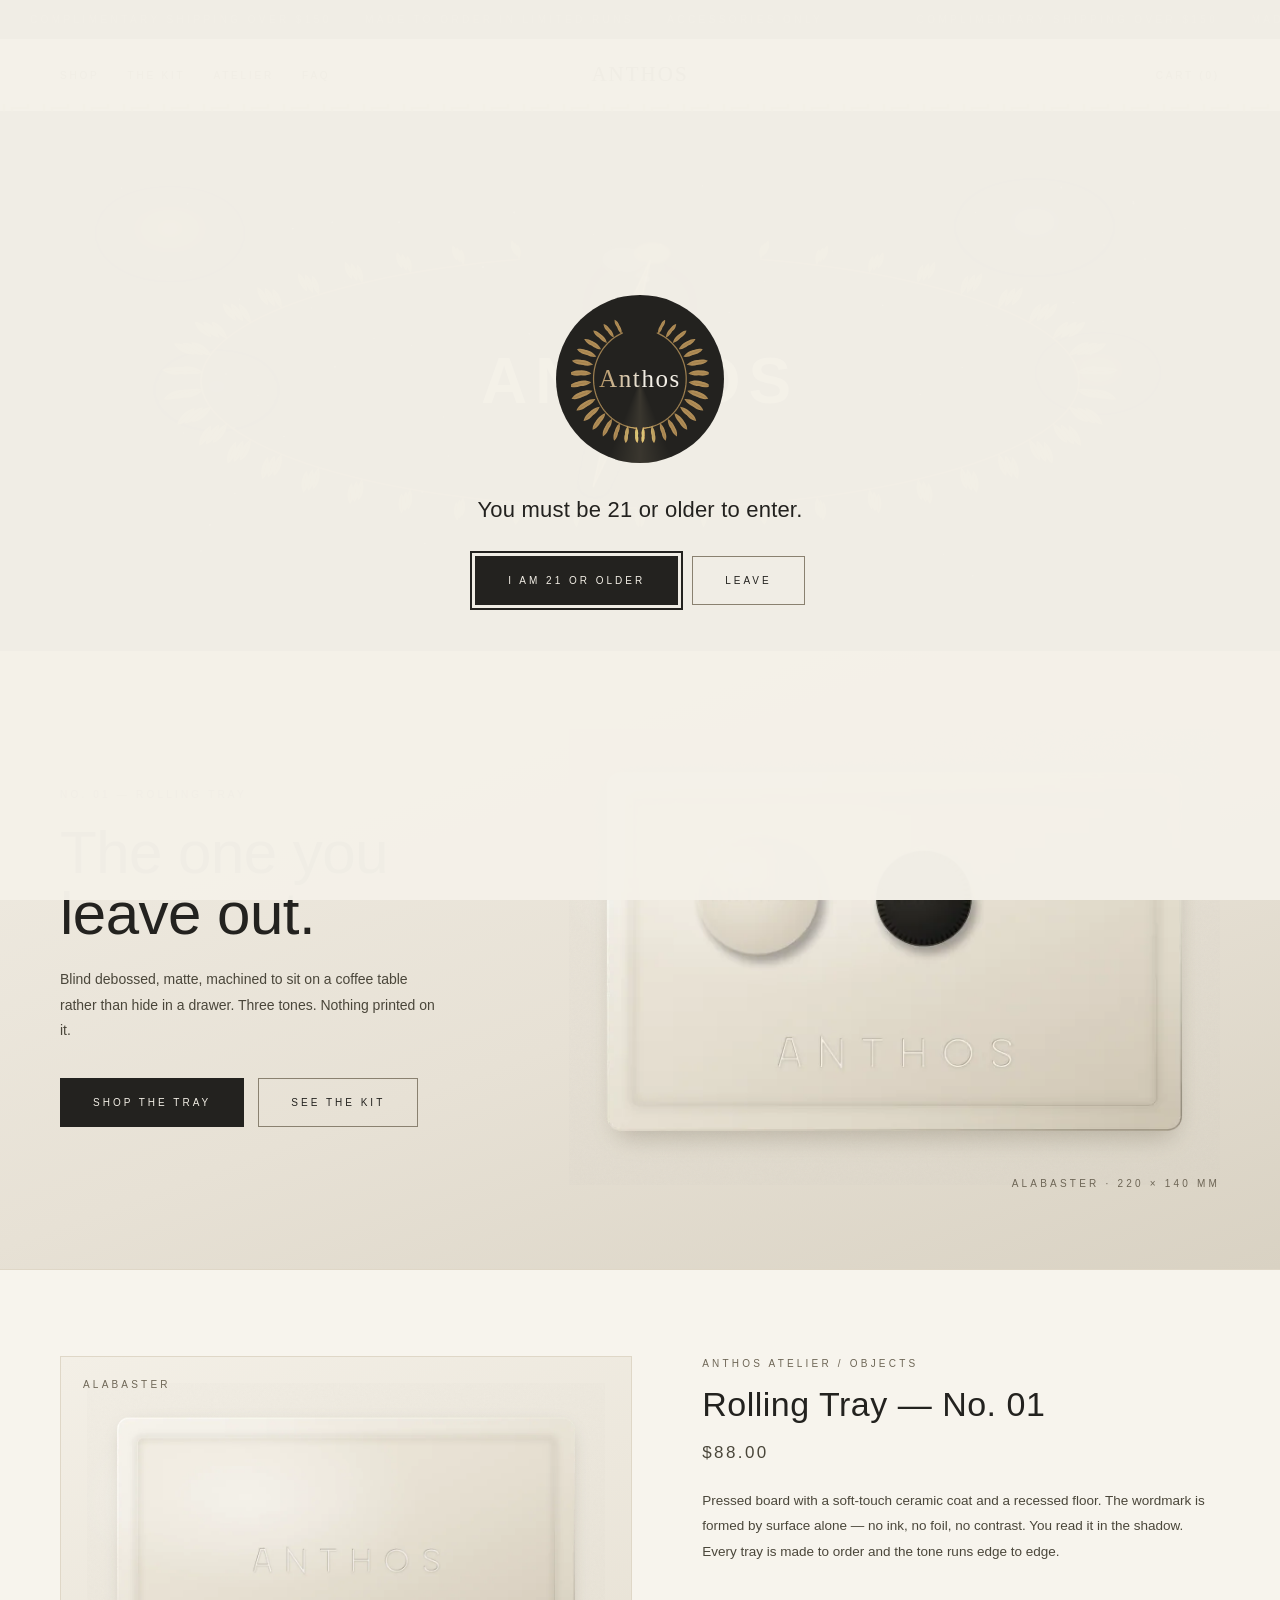
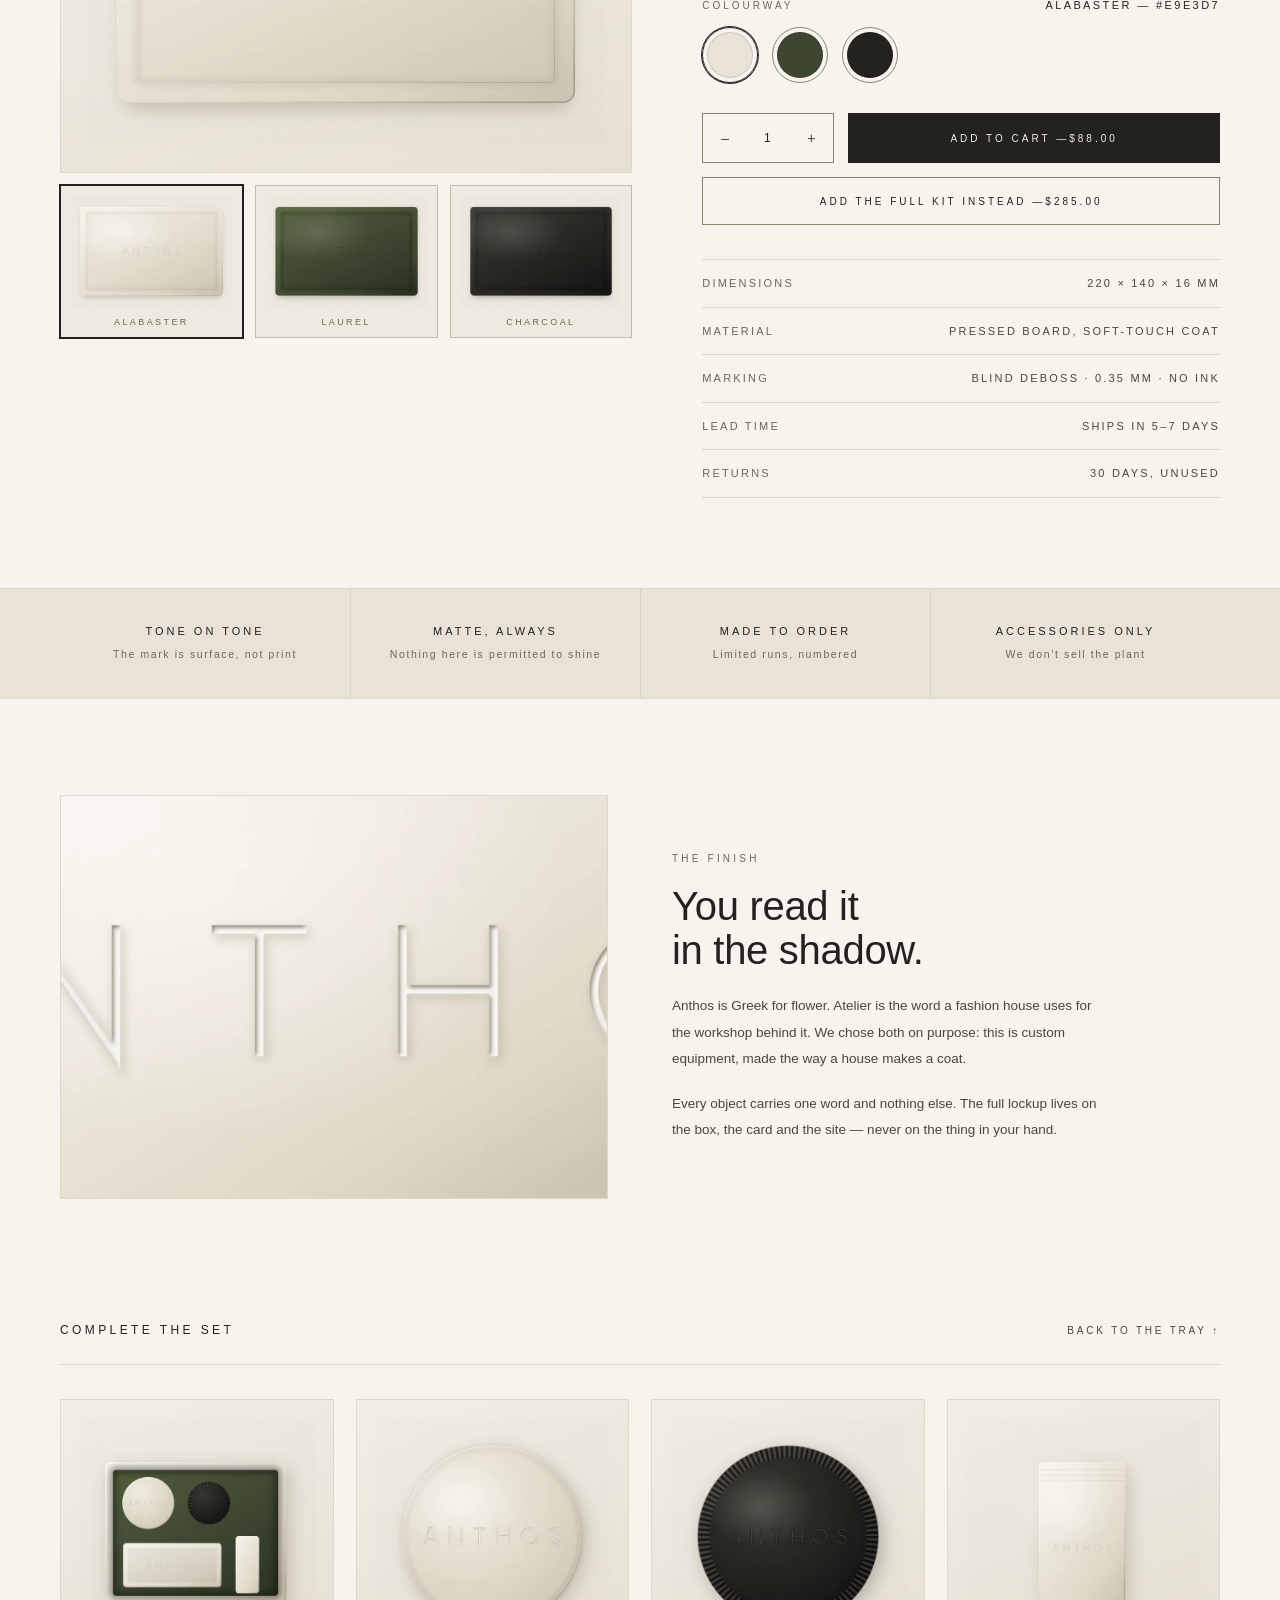
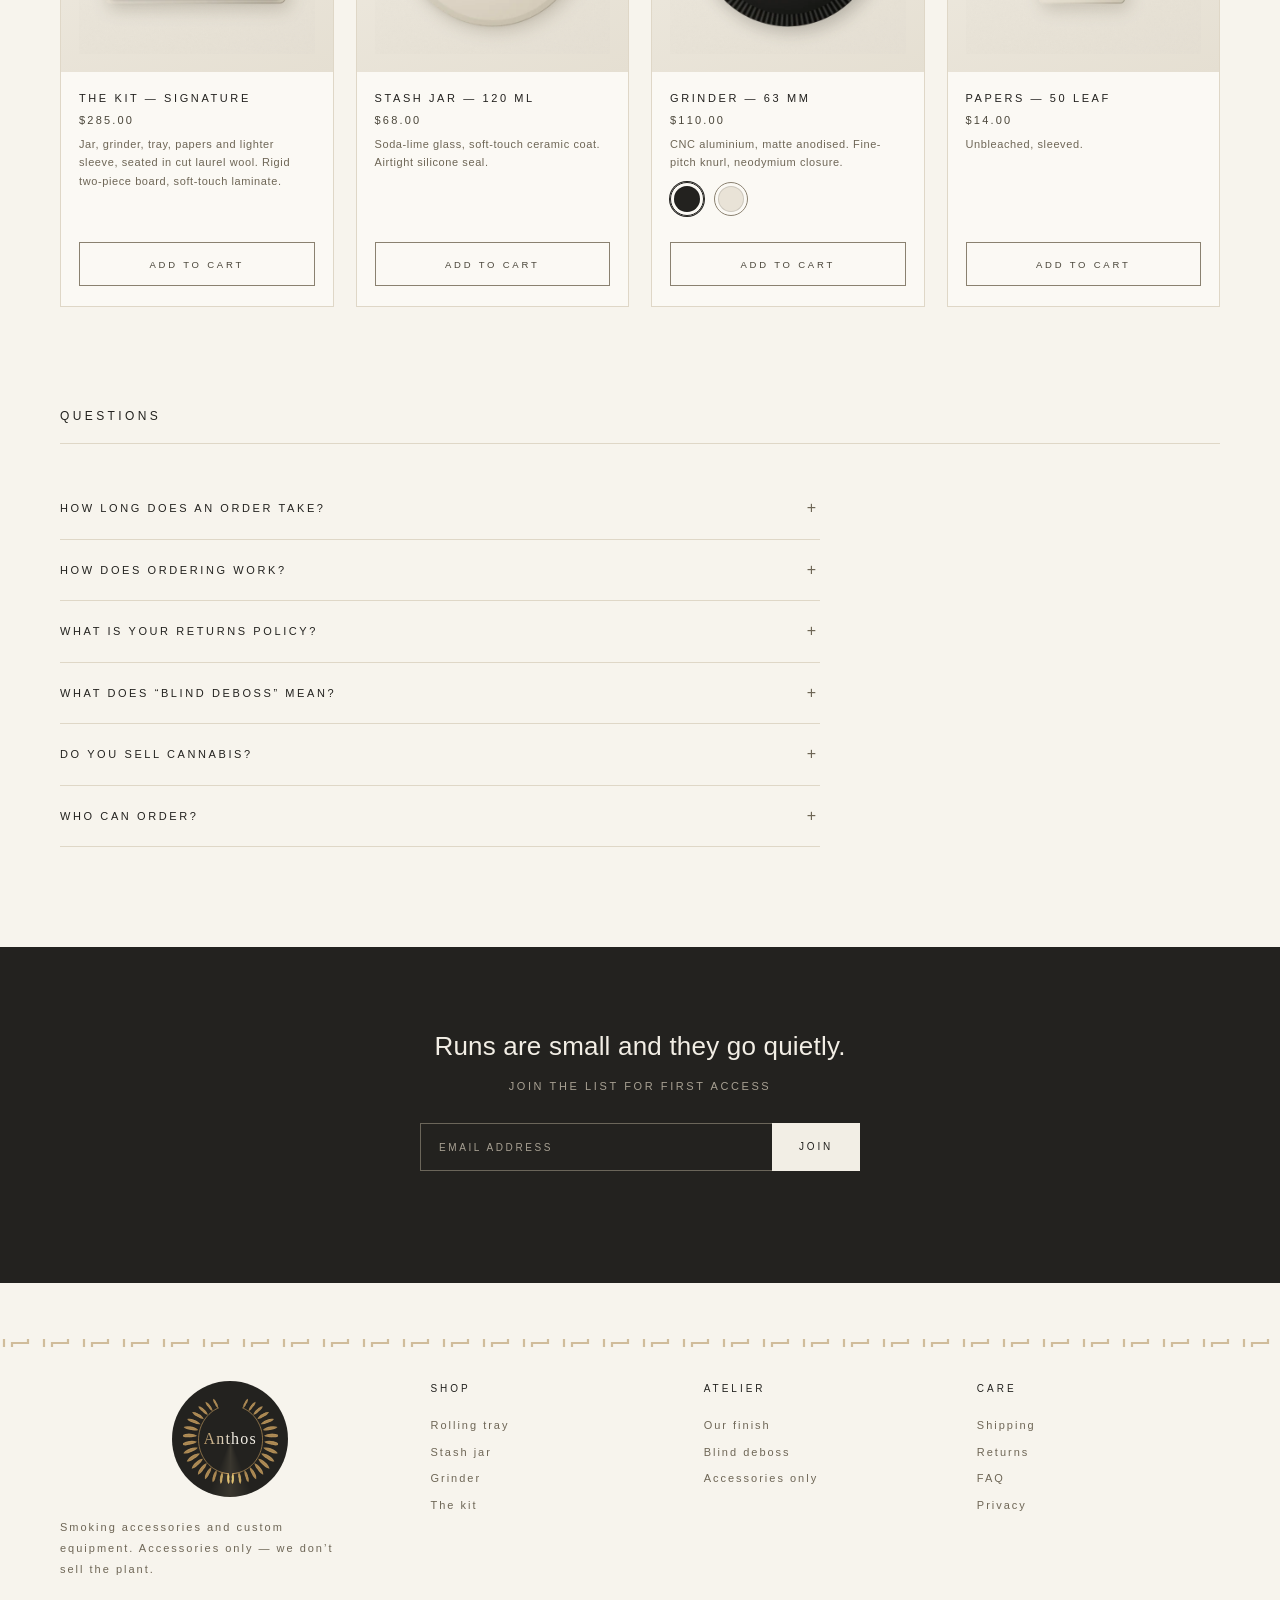
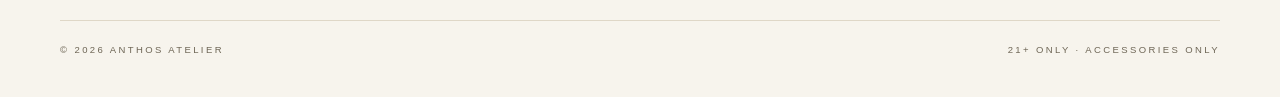
<file: Anthos/site/index.html>
<!doctype html>
<html lang="en">
<head>
<meta charset="utf-8">
<meta name="viewport" content="width=device-width, initial-scale=1">
<title>Anthos Atelier — Made-to-order smoking accessories</title>
<meta name="description" content="Blind-debossed, matte, made-to-order smoking accessories. Rolling trays, stash jars, grinders and a signature kit. Tone on tone, nothing printed. 21+.">
<link rel="canonical" href="https://YOUR-DOMAIN.com/">
<meta name="theme-color" content="#F7F4ED">
<meta name="color-scheme" content="light">
<meta name="robots" content="index, follow, max-image-preview:large">

<meta property="og:type" content="website">
<meta property="og:site_name" content="Anthos Atelier">
<meta property="og:title" content="Anthos Atelier — Made-to-order smoking accessories">
<meta property="og:description" content="Blind-debossed, matte, made to order. Rolling Tray No. 01 in Alabaster, Laurel and Charcoal. Nothing printed on it.">
<meta property="og:url" content="https://YOUR-DOMAIN.com/">
<meta property="og:image" content="https://YOUR-DOMAIN.com/assets/img/og-image.png">
<meta property="og:image:width" content="1200">
<meta property="og:image:height" content="630">
<meta property="og:image:alt" content="An alabaster rolling tray with a stash jar and a charcoal grinder, blind debossed with the ANTHOS wordmark.">
<meta name="twitter:card" content="summary_large_image">
<meta name="twitter:title" content="Anthos Atelier — Made-to-order smoking accessories">
<meta name="twitter:description" content="Blind-debossed, matte, made to order. Nothing printed on it.">
<meta name="twitter:image" content="https://YOUR-DOMAIN.com/assets/img/og-image.png">

<link rel="icon" href="/favicon.svg" type="image/svg+xml">
<link rel="icon" href="/favicon-32.png" type="image/png" sizes="32x32">
<link rel="apple-touch-icon" href="/apple-touch-icon.png">
<link rel="manifest" href="/site.webmanifest">

<link rel="preload" as="image" type="image/webp" href="assets/img/hero-1400.webp" imagesrcset="assets/img/hero-700.webp 700w, assets/img/hero-1400.webp 1400w" imagesizes="(max-width: 1000px) 92vw, 640px" fetchpriority="high">
<link rel="stylesheet" href="css/styles.css">

<script type="application/ld+json">
{
  "@context": "https://schema.org",
  "@graph": [
    {
      "@type": "Organization",
      "@id": "https://YOUR-DOMAIN.com/#org",
      "name": "Anthos Atelier",
      "url": "https://YOUR-DOMAIN.com/",
      "logo": "https://YOUR-DOMAIN.com/icon-512.png"
    },
    {
      "@type": "Product",
      "@id": "https://YOUR-DOMAIN.com/#tray",
      "name": "Rolling Tray — No. 01",
      "description": "Pressed board rolling tray with a soft-touch ceramic coat and a recessed floor. Blind debossed, 0.35 mm, no ink. 220 × 140 × 16 mm. Made to order in Alabaster, Laurel or Charcoal.",
      "image": ["https://YOUR-DOMAIN.com/assets/img/tray-alabaster-1200.webp", "https://YOUR-DOMAIN.com/assets/img/tray-laurel-1200.webp", "https://YOUR-DOMAIN.com/assets/img/tray-charcoal-1200.webp"],
      "brand": { "@id": "https://YOUR-DOMAIN.com/#org" },
      "offers": {
        "@type": "Offer",
        "url": "https://YOUR-DOMAIN.com/#tray",
        "priceCurrency": "USD",
        "price": "88.00",
        "availability": "https://schema.org/LimitedAvailability",
        "itemCondition": "https://schema.org/NewCondition"
      }
    }
  ]
}
</script>
</head>
<body>
<svg aria-hidden="true" focusable="false" style="position:absolute;width:0;height:0;overflow:hidden">
<defs>
<g id="lf">
<path d="M0,0 C 4.6,-7.5 4.8,-17 0,-23.5 C -4.8,-17 -4.6,-7.5 0,0 Z" fill="#B08D57"/>
<path d="M0,-2 L0,-21" stroke="#8C6B3B" stroke-width="0.9" opacity="0.55"/>
</g>
<symbol id="wreath" viewBox="-110 -110 220 220">
<path d="M27.72,-73.25 L30.77,-71.85 L33.75,-70.31 L36.66,-68.62 L39.51,-66.80 L42.27,-64.84 L44.95,-62.76 L47.53,-60.55 L50.03,-58.21 L52.42,-55.76 L54.70,-53.20 L56.88,-50.53 L58.94,-47.76 L60.89,-44.90 L62.71,-41.94 L64.41,-38.90 L65.97,-35.78 L67.41,-32.59 L68.71,-29.34 L69.87,-26.02 L70.89,-22.66 L71.77,-19.25 L72.51,-15.80 L73.10,-12.31 L73.54,-8.81 L73.83,-5.28 L73.98,-1.75 L73.98,1.79 L73.83,5.33 L73.53,8.85 L73.09,12.36 L72.50,15.84 L71.76,19.29 L70.88,22.70 L69.86,26.07 L68.69,29.38 L67.39,32.64 L65.95,35.82 L64.39,38.94 L62.69,41.98 L60.86,44.94 L58.92,47.80 L56.85,50.57 L54.67,53.24 L52.39,55.80 L49.99,58.24 L47.50,60.58 L44.91,62.79 L42.23,64.87 L39.47,66.82 L36.63,68.64 L33.71,70.33 L30.73,71.87 L27.68,73.26 L24.58,74.51 L21.43,75.61 L18.24,76.56 L15.01,77.36 L11.75,78.00 L8.46,78.48 L5.16,78.81" fill="none" stroke="#B08D57" stroke-width="2" opacity="0.85" stroke-linecap="round"/>
<path d="M-27.72,-73.25 L-30.77,-71.85 L-33.75,-70.31 L-36.66,-68.62 L-39.51,-66.80 L-42.27,-64.84 L-44.95,-62.76 L-47.53,-60.55 L-50.03,-58.21 L-52.42,-55.76 L-54.70,-53.20 L-56.88,-50.53 L-58.94,-47.76 L-60.89,-44.90 L-62.71,-41.94 L-64.41,-38.90 L-65.97,-35.78 L-67.41,-32.59 L-68.71,-29.34 L-69.87,-26.02 L-70.89,-22.66 L-71.77,-19.25 L-72.51,-15.80 L-73.10,-12.31 L-73.54,-8.81 L-73.83,-5.28 L-73.98,-1.75 L-73.98,1.79 L-73.83,5.33 L-73.53,8.85 L-73.09,12.36 L-72.50,15.84 L-71.76,19.29 L-70.88,22.70 L-69.86,26.07 L-68.69,29.38 L-67.39,32.64 L-65.95,35.82 L-64.39,38.94 L-62.69,41.98 L-60.86,44.94 L-58.92,47.80 L-56.85,50.57 L-54.67,53.24 L-52.39,55.80 L-49.99,58.24 L-47.50,60.58 L-44.91,62.79 L-42.23,64.87 L-39.47,66.82 L-36.63,68.64 L-33.71,70.33 L-30.73,71.87 L-27.68,73.26 L-24.58,74.51 L-21.43,75.61 L-18.24,76.56 L-15.01,77.36 L-11.75,78.00 L-8.46,78.48 L-5.16,78.81" fill="none" stroke="#B08D57" stroke-width="2" opacity="0.85" stroke-linecap="round"/>
<g>
<use href="#lf" transform="translate(29.22,-72.32) rotate(-336.40) scale(0.72)"/>
<use href="#lf" transform="translate(32.22,-79.74) rotate(-331.60) scale(0.72)"/>
<use href="#lf" transform="translate(41.64,-65.95) rotate(-325.87) scale(0.82)"/>
<use href="#lf" transform="translate(45.91,-72.72) rotate(-321.07) scale(0.82)"/>
<use href="#lf" transform="translate(52.73,-57.48) rotate(-315.33) scale(0.91)"/>
<use href="#lf" transform="translate(58.14,-63.37) rotate(-310.53) scale(0.91)"/>
<use href="#lf" transform="translate(62.13,-47.16) rotate(-304.80) scale(1.00)"/>
<use href="#lf" transform="translate(68.50,-52.00) rotate(-300.00) scale(1.00)"/>
<use href="#lf" transform="translate(69.54,-35.33) rotate(-294.27) scale(1.07)"/>
<use href="#lf" transform="translate(76.67,-38.95) rotate(-289.47) scale(1.07)"/>
<use href="#lf" transform="translate(74.72,-22.37) rotate(-283.73) scale(1.13)"/>
<use href="#lf" transform="translate(82.39,-24.67) rotate(-278.93) scale(1.13)"/>
<use href="#lf" transform="translate(77.51,-8.69) rotate(-273.20) scale(1.17)"/>
<use href="#lf" transform="translate(85.46,-9.59) rotate(-268.40) scale(1.17)"/>
<use href="#lf" transform="translate(77.82,5.26) rotate(-262.67) scale(1.19)"/>
<use href="#lf" transform="translate(85.80,5.80) rotate(-257.87) scale(1.19)"/>
<use href="#lf" transform="translate(75.64,19.05) rotate(-252.13) scale(1.19)"/>
<use href="#lf" transform="translate(83.40,21.00) rotate(-247.33) scale(1.19)"/>
<use href="#lf" transform="translate(71.03,32.22) rotate(-241.60) scale(1.17)"/>
<use href="#lf" transform="translate(78.32,35.53) rotate(-236.80) scale(1.17)"/>
<use href="#lf" transform="translate(64.15,44.37) rotate(-231.07) scale(1.13)"/>
<use href="#lf" transform="translate(70.73,48.92) rotate(-226.27) scale(1.13)"/>
<use href="#lf" transform="translate(55.22,55.09) rotate(-220.53) scale(1.07)"/>
<use href="#lf" transform="translate(60.88,60.74) rotate(-215.73) scale(1.07)"/>
<use href="#lf" transform="translate(44.52,64.05) rotate(-210.00) scale(1.00)"/>
<use href="#lf" transform="translate(49.08,70.62) rotate(-205.20) scale(1.00)"/>
<use href="#lf" transform="translate(32.39,70.96) rotate(-199.47) scale(0.91)"/>
<use href="#lf" transform="translate(35.71,78.24) rotate(-194.67) scale(0.91)"/>
<use href="#lf" transform="translate(19.22,75.59) rotate(-188.93) scale(0.82)"/>
<use href="#lf" transform="translate(21.19,83.35) rotate(-184.13) scale(0.82)"/>
<use href="#lf" transform="translate(5.44,77.81) rotate(-178.40) scale(0.72)"/>
<use href="#lf" transform="translate(6.00,85.79) rotate(-173.60) scale(0.72)"/>
<use href="#lf" transform="translate(-29.22,-72.32) rotate(-383.60) scale(0.72)"/>
<use href="#lf" transform="translate(-32.22,-79.74) rotate(-388.40) scale(0.72)"/>
<use href="#lf" transform="translate(-41.64,-65.95) rotate(-394.13) scale(0.82)"/>
<use href="#lf" transform="translate(-45.91,-72.72) rotate(-398.93) scale(0.82)"/>
<use href="#lf" transform="translate(-52.73,-57.48) rotate(-404.67) scale(0.91)"/>
<use href="#lf" transform="translate(-58.14,-63.37) rotate(-409.47) scale(0.91)"/>
<use href="#lf" transform="translate(-62.13,-47.16) rotate(-415.20) scale(1.00)"/>
<use href="#lf" transform="translate(-68.50,-52.00) rotate(-420.00) scale(1.00)"/>
<use href="#lf" transform="translate(-69.54,-35.33) rotate(-425.73) scale(1.07)"/>
<use href="#lf" transform="translate(-76.67,-38.95) rotate(-430.53) scale(1.07)"/>
<use href="#lf" transform="translate(-74.72,-22.37) rotate(-436.27) scale(1.13)"/>
<use href="#lf" transform="translate(-82.39,-24.67) rotate(-441.07) scale(1.13)"/>
<use href="#lf" transform="translate(-77.51,-8.69) rotate(-446.80) scale(1.17)"/>
<use href="#lf" transform="translate(-85.46,-9.59) rotate(-451.60) scale(1.17)"/>
<use href="#lf" transform="translate(-77.82,5.26) rotate(-97.33) scale(1.19)"/>
<use href="#lf" transform="translate(-85.80,5.80) rotate(-102.13) scale(1.19)"/>
<use href="#lf" transform="translate(-75.64,19.05) rotate(-107.87) scale(1.19)"/>
<use href="#lf" transform="translate(-83.40,21.00) rotate(-112.67) scale(1.19)"/>
<use href="#lf" transform="translate(-71.03,32.22) rotate(-118.40) scale(1.17)"/>
<use href="#lf" transform="translate(-78.32,35.53) rotate(-123.20) scale(1.17)"/>
<use href="#lf" transform="translate(-64.15,44.37) rotate(-128.93) scale(1.13)"/>
<use href="#lf" transform="translate(-70.73,48.92) rotate(-133.73) scale(1.13)"/>
<use href="#lf" transform="translate(-55.22,55.09) rotate(-139.47) scale(1.07)"/>
<use href="#lf" transform="translate(-60.88,60.74) rotate(-144.27) scale(1.07)"/>
<use href="#lf" transform="translate(-44.52,64.05) rotate(-150.00) scale(1.00)"/>
<use href="#lf" transform="translate(-49.08,70.62) rotate(-154.80) scale(1.00)"/>
<use href="#lf" transform="translate(-32.39,70.96) rotate(-160.53) scale(0.91)"/>
<use href="#lf" transform="translate(-35.71,78.24) rotate(-165.33) scale(0.91)"/>
<use href="#lf" transform="translate(-19.22,75.59) rotate(-171.07) scale(0.82)"/>
<use href="#lf" transform="translate(-21.19,83.35) rotate(-175.87) scale(0.82)"/>
<use href="#lf" transform="translate(-5.44,77.81) rotate(-181.60) scale(0.72)"/>
<use href="#lf" transform="translate(-6.00,85.79) rotate(-186.40) scale(0.72)"/>
</g>
</symbol>
<symbol id="wreath-wide" viewBox="-650 -220 1300 440">
<path d="M135.61,-136.50 L157.94,-134.48 L179.92,-132.16 L201.49,-129.55 L222.60,-126.64 L243.21,-123.44 L263.26,-119.96 L282.73,-116.21 L301.55,-112.20 L319.69,-107.94 L337.11,-103.43 L353.77,-98.69 L369.62,-93.72 L384.64,-88.54 L398.79,-83.16 L412.04,-77.60 L424.36,-71.86 L435.71,-65.95 L446.08,-59.90 L455.45,-53.71 L463.78,-47.40 L471.06,-40.98 L477.28,-34.47 L482.42,-27.89 L486.47,-21.23 L489.42,-14.53 L491.26,-7.80 L491.99,-1.05 L491.60,5.70 L490.11,12.44 L487.51,19.15 L483.80,25.82 L479.00,32.43 L473.12,38.96 L466.16,45.41 L458.16,51.75 L449.11,57.98 L439.06,64.08 L428.00,70.03 L415.98,75.83 L403.02,81.45 L389.15,86.89 L374.40,92.13 L358.80,97.16 L342.39,101.97 L325.20,106.56 L307.28,110.90 L288.67,114.99 L269.40,118.82 L249.52,122.38 L229.08,125.67 L208.12,128.67 L186.69,131.38 L164.84,133.79 L142.61,135.90 L120.07,137.71 L97.25,139.20 L74.21,140.38 L51.00,141.24 L27.68,141.78 L4.29,141.99" fill="none" stroke="#B08D57" stroke-width="2" opacity="0.85" stroke-linecap="round"/>
<path d="M-135.61,-136.50 L-157.94,-134.48 L-179.92,-132.16 L-201.49,-129.55 L-222.60,-126.64 L-243.21,-123.44 L-263.26,-119.96 L-282.73,-116.21 L-301.55,-112.20 L-319.69,-107.94 L-337.11,-103.43 L-353.77,-98.69 L-369.62,-93.72 L-384.64,-88.54 L-398.79,-83.16 L-412.04,-77.60 L-424.36,-71.86 L-435.71,-65.95 L-446.08,-59.90 L-455.45,-53.71 L-463.78,-47.40 L-471.06,-40.98 L-477.28,-34.47 L-482.42,-27.89 L-486.47,-21.23 L-489.42,-14.53 L-491.26,-7.80 L-491.99,-1.05 L-491.60,5.70 L-490.11,12.44 L-487.51,19.15 L-483.80,25.82 L-479.00,32.43 L-473.12,38.96 L-466.16,45.41 L-458.16,51.75 L-449.11,57.98 L-439.06,64.08 L-428.00,70.03 L-415.98,75.83 L-403.02,81.45 L-389.15,86.89 L-374.40,92.13 L-358.80,97.16 L-342.39,101.97 L-325.20,106.56 L-307.28,110.90 L-288.67,114.99 L-269.40,118.82 L-249.52,122.38 L-229.08,125.67 L-208.12,128.67 L-186.69,131.38 L-164.84,133.79 L-142.61,135.90 L-120.07,137.71 L-97.25,139.20 L-74.21,140.38 L-51.00,141.24 L-27.68,141.78 L-4.29,141.99" fill="none" stroke="#B08D57" stroke-width="2" opacity="0.85" stroke-linecap="round"/>
<g>
<use href="#lf" transform="translate(135.25,-136.79) rotate(-354.05) scale(0.70)"/>
<use href="#lf" transform="translate(137.82,-139.38) rotate(-351.25) scale(0.70)"/>
<use href="#lf" transform="translate(140.38,-141.98) rotate(-348.45) scale(0.70)"/>
<use href="#lf" transform="translate(197.91,-130.22) rotate(-351.33) scale(0.77)"/>
<use href="#lf" transform="translate(201.66,-132.68) rotate(-348.53) scale(0.77)"/>
<use href="#lf" transform="translate(205.41,-135.15) rotate(-345.73) scale(0.77)"/>
<use href="#lf" transform="translate(256.91,-121.24) rotate(-348.31) scale(0.84)"/>
<use href="#lf" transform="translate(261.78,-123.54) rotate(-345.51) scale(0.84)"/>
<use href="#lf" transform="translate(266.65,-125.84) rotate(-342.71) scale(0.84)"/>
<use href="#lf" transform="translate(311.18,-110.03) rotate(-344.85) scale(0.91)"/>
<use href="#lf" transform="translate(317.08,-112.12) rotate(-342.05) scale(0.91)"/>
<use href="#lf" transform="translate(322.98,-114.20) rotate(-339.25) scale(0.91)"/>
<use href="#lf" transform="translate(359.71,-96.79) rotate(-340.68) scale(0.97)"/>
<use href="#lf" transform="translate(366.53,-98.63) rotate(-337.88) scale(0.97)"/>
<use href="#lf" transform="translate(373.35,-100.46) rotate(-335.08) scale(0.97)"/>
<use href="#lf" transform="translate(401.60,-81.77) rotate(-335.40) scale(1.02)"/>
<use href="#lf" transform="translate(409.22,-83.32) rotate(-332.60) scale(1.02)"/>
<use href="#lf" transform="translate(416.83,-84.87) rotate(-329.80) scale(1.02)"/>
<use href="#lf" transform="translate(436.10,-65.24) rotate(-328.31) scale(1.07)"/>
<use href="#lf" transform="translate(444.37,-66.47) rotate(-325.51) scale(1.07)"/>
<use href="#lf" transform="translate(452.63,-67.71) rotate(-322.71) scale(1.07)"/>
<use href="#lf" transform="translate(462.55,-47.50) rotate(-318.15) scale(1.11)"/>
<use href="#lf" transform="translate(471.32,-48.40) rotate(-315.35) scale(1.11)"/>
<use href="#lf" transform="translate(480.09,-49.30) rotate(-312.55) scale(1.11)"/>
<use href="#lf" transform="translate(480.48,-28.89) rotate(-302.84) scale(1.14)"/>
<use href="#lf" transform="translate(489.59,-29.44) rotate(-300.04) scale(1.14)"/>
<use href="#lf" transform="translate(498.69,-29.99) rotate(-297.24) scale(1.14)"/>
<use href="#lf" transform="translate(489.54,-9.75) rotate(-280.41) scale(1.16)"/>
<use href="#lf" transform="translate(498.83,-9.93) rotate(-277.61) scale(1.16)"/>
<use href="#lf" transform="translate(508.11,-10.12) rotate(-274.81) scale(1.16)"/>
<use href="#lf" transform="translate(489.59,9.57) rotate(-253.81) scale(1.17)"/>
<use href="#lf" transform="translate(498.87,9.75) rotate(-251.01) scale(1.17)"/>
<use href="#lf" transform="translate(508.15,9.94) rotate(-248.21) scale(1.17)"/>
<use href="#lf" transform="translate(480.60,28.72) rotate(-231.31) scale(1.17)"/>
<use href="#lf" transform="translate(489.71,29.26) rotate(-228.51) scale(1.17)"/>
<use href="#lf" transform="translate(498.82,29.81) rotate(-225.71) scale(1.17)"/>
<use href="#lf" transform="translate(462.76,47.33) rotate(-215.94) scale(1.16)"/>
<use href="#lf" transform="translate(471.53,48.23) rotate(-213.14) scale(1.16)"/>
<use href="#lf" transform="translate(480.30,49.13) rotate(-210.34) scale(1.16)"/>
<use href="#lf" transform="translate(436.38,65.08) rotate(-205.74) scale(1.14)"/>
<use href="#lf" transform="translate(444.65,66.31) rotate(-202.94) scale(1.14)"/>
<use href="#lf" transform="translate(452.92,67.55) rotate(-200.14) scale(1.14)"/>
<use href="#lf" transform="translate(401.96,81.62) rotate(-198.63) scale(1.11)"/>
<use href="#lf" transform="translate(409.58,83.17) rotate(-195.83) scale(1.11)"/>
<use href="#lf" transform="translate(417.20,84.72) rotate(-193.03) scale(1.11)"/>
<use href="#lf" transform="translate(360.12,96.66) rotate(-193.34) scale(1.07)"/>
<use href="#lf" transform="translate(366.95,98.49) rotate(-190.54) scale(1.07)"/>
<use href="#lf" transform="translate(373.78,100.32) rotate(-187.74) scale(1.07)"/>
<use href="#lf" transform="translate(311.65,109.92) rotate(-189.16) scale(1.02)"/>
<use href="#lf" transform="translate(317.56,112.00) rotate(-186.36) scale(1.02)"/>
<use href="#lf" transform="translate(323.47,114.08) rotate(-183.56) scale(1.02)"/>
<use href="#lf" transform="translate(257.43,121.15) rotate(-185.69) scale(0.97)"/>
<use href="#lf" transform="translate(262.31,123.44) rotate(-182.89) scale(0.97)"/>
<use href="#lf" transform="translate(267.19,125.74) rotate(-180.09) scale(0.97)"/>
<use href="#lf" transform="translate(198.47,130.14) rotate(-182.68) scale(0.91)"/>
<use href="#lf" transform="translate(202.23,132.61) rotate(-179.88) scale(0.91)"/>
<use href="#lf" transform="translate(205.99,135.08) rotate(-177.08) scale(0.91)"/>
<use href="#lf" transform="translate(135.84,136.74) rotate(-179.96) scale(0.84)"/>
<use href="#lf" transform="translate(138.42,139.33) rotate(-177.16) scale(0.84)"/>
<use href="#lf" transform="translate(140.99,141.93) rotate(-174.36) scale(0.84)"/>
<use href="#lf" transform="translate(70.71,140.82) rotate(-177.41) scale(0.77)"/>
<use href="#lf" transform="translate(72.05,143.49) rotate(-174.61) scale(0.77)"/>
<use href="#lf" transform="translate(73.40,146.16) rotate(-171.81) scale(0.77)"/>
<use href="#lf" transform="translate(4.28,142.30) rotate(-174.95) scale(0.70)"/>
<use href="#lf" transform="translate(4.36,144.99) rotate(-172.15) scale(0.70)"/>
<use href="#lf" transform="translate(4.44,147.69) rotate(-169.35) scale(0.70)"/>
<use href="#lf" transform="translate(-135.25,-136.79) rotate(-365.95) scale(0.70)"/>
<use href="#lf" transform="translate(-137.82,-139.38) rotate(-368.75) scale(0.70)"/>
<use href="#lf" transform="translate(-140.38,-141.98) rotate(-371.55) scale(0.70)"/>
<use href="#lf" transform="translate(-197.91,-130.22) rotate(-368.67) scale(0.77)"/>
<use href="#lf" transform="translate(-201.66,-132.68) rotate(-371.47) scale(0.77)"/>
<use href="#lf" transform="translate(-205.41,-135.15) rotate(-374.27) scale(0.77)"/>
<use href="#lf" transform="translate(-256.91,-121.24) rotate(-371.69) scale(0.84)"/>
<use href="#lf" transform="translate(-261.78,-123.54) rotate(-374.49) scale(0.84)"/>
<use href="#lf" transform="translate(-266.65,-125.84) rotate(-377.29) scale(0.84)"/>
<use href="#lf" transform="translate(-311.18,-110.03) rotate(-375.15) scale(0.91)"/>
<use href="#lf" transform="translate(-317.08,-112.12) rotate(-377.95) scale(0.91)"/>
<use href="#lf" transform="translate(-322.98,-114.20) rotate(-380.75) scale(0.91)"/>
<use href="#lf" transform="translate(-359.71,-96.79) rotate(-379.32) scale(0.97)"/>
<use href="#lf" transform="translate(-366.53,-98.63) rotate(-382.12) scale(0.97)"/>
<use href="#lf" transform="translate(-373.35,-100.46) rotate(-384.92) scale(0.97)"/>
<use href="#lf" transform="translate(-401.60,-81.77) rotate(-384.60) scale(1.02)"/>
<use href="#lf" transform="translate(-409.22,-83.32) rotate(-387.40) scale(1.02)"/>
<use href="#lf" transform="translate(-416.83,-84.87) rotate(-390.20) scale(1.02)"/>
<use href="#lf" transform="translate(-436.10,-65.24) rotate(-391.69) scale(1.07)"/>
<use href="#lf" transform="translate(-444.37,-66.47) rotate(-394.49) scale(1.07)"/>
<use href="#lf" transform="translate(-452.63,-67.71) rotate(-397.29) scale(1.07)"/>
<use href="#lf" transform="translate(-462.55,-47.50) rotate(-401.85) scale(1.11)"/>
<use href="#lf" transform="translate(-471.32,-48.40) rotate(-404.65) scale(1.11)"/>
<use href="#lf" transform="translate(-480.09,-49.30) rotate(-407.45) scale(1.11)"/>
<use href="#lf" transform="translate(-480.48,-28.89) rotate(-417.16) scale(1.14)"/>
<use href="#lf" transform="translate(-489.59,-29.44) rotate(-419.96) scale(1.14)"/>
<use href="#lf" transform="translate(-498.69,-29.99) rotate(-422.76) scale(1.14)"/>
<use href="#lf" transform="translate(-489.54,-9.75) rotate(-439.59) scale(1.16)"/>
<use href="#lf" transform="translate(-498.83,-9.93) rotate(-442.39) scale(1.16)"/>
<use href="#lf" transform="translate(-508.11,-10.12) rotate(-445.19) scale(1.16)"/>
<use href="#lf" transform="translate(-489.59,9.57) rotate(-106.19) scale(1.17)"/>
<use href="#lf" transform="translate(-498.87,9.75) rotate(-108.99) scale(1.17)"/>
<use href="#lf" transform="translate(-508.15,9.94) rotate(-111.79) scale(1.17)"/>
<use href="#lf" transform="translate(-480.60,28.72) rotate(-128.69) scale(1.17)"/>
<use href="#lf" transform="translate(-489.71,29.26) rotate(-131.49) scale(1.17)"/>
<use href="#lf" transform="translate(-498.82,29.81) rotate(-134.29) scale(1.17)"/>
<use href="#lf" transform="translate(-462.76,47.33) rotate(-144.06) scale(1.16)"/>
<use href="#lf" transform="translate(-471.53,48.23) rotate(-146.86) scale(1.16)"/>
<use href="#lf" transform="translate(-480.30,49.13) rotate(-149.66) scale(1.16)"/>
<use href="#lf" transform="translate(-436.38,65.08) rotate(-154.26) scale(1.14)"/>
<use href="#lf" transform="translate(-444.65,66.31) rotate(-157.06) scale(1.14)"/>
<use href="#lf" transform="translate(-452.92,67.55) rotate(-159.86) scale(1.14)"/>
<use href="#lf" transform="translate(-401.96,81.62) rotate(-161.37) scale(1.11)"/>
<use href="#lf" transform="translate(-409.58,83.17) rotate(-164.17) scale(1.11)"/>
<use href="#lf" transform="translate(-417.20,84.72) rotate(-166.97) scale(1.11)"/>
<use href="#lf" transform="translate(-360.12,96.66) rotate(-166.66) scale(1.07)"/>
<use href="#lf" transform="translate(-366.95,98.49) rotate(-169.46) scale(1.07)"/>
<use href="#lf" transform="translate(-373.78,100.32) rotate(-172.26) scale(1.07)"/>
<use href="#lf" transform="translate(-311.65,109.92) rotate(-170.84) scale(1.02)"/>
<use href="#lf" transform="translate(-317.56,112.00) rotate(-173.64) scale(1.02)"/>
<use href="#lf" transform="translate(-323.47,114.08) rotate(-176.44) scale(1.02)"/>
<use href="#lf" transform="translate(-257.43,121.15) rotate(-174.31) scale(0.97)"/>
<use href="#lf" transform="translate(-262.31,123.44) rotate(-177.11) scale(0.97)"/>
<use href="#lf" transform="translate(-267.19,125.74) rotate(-179.91) scale(0.97)"/>
<use href="#lf" transform="translate(-198.47,130.14) rotate(-177.32) scale(0.91)"/>
<use href="#lf" transform="translate(-202.23,132.61) rotate(-180.12) scale(0.91)"/>
<use href="#lf" transform="translate(-205.99,135.08) rotate(-182.92) scale(0.91)"/>
<use href="#lf" transform="translate(-135.84,136.74) rotate(-180.04) scale(0.84)"/>
<use href="#lf" transform="translate(-138.42,139.33) rotate(-182.84) scale(0.84)"/>
<use href="#lf" transform="translate(-140.99,141.93) rotate(-185.64) scale(0.84)"/>
<use href="#lf" transform="translate(-70.71,140.82) rotate(-182.59) scale(0.77)"/>
<use href="#lf" transform="translate(-72.05,143.49) rotate(-185.39) scale(0.77)"/>
<use href="#lf" transform="translate(-73.40,146.16) rotate(-188.19) scale(0.77)"/>
<use href="#lf" transform="translate(-4.28,142.30) rotate(-185.05) scale(0.70)"/>
<use href="#lf" transform="translate(-4.36,144.99) rotate(-187.85) scale(0.70)"/>
<use href="#lf" transform="translate(-4.44,147.69) rotate(-190.65) scale(0.70)"/>
</g>
</symbol>
<path id="bolt" d="M15,-200 L-35,10 L-5,10 L-15,200 L35,-10 L5,-10 Z"/>
</defs>
</svg>
<a class="skip" href="#main">Skip to content</a>
<noscript><div class="noscript">This shop needs JavaScript to build your cart. Enable it, or write to us to order.</div></noscript>

<div class="announce">
  <div class="announce-track">
    <span class="announce-item">Complimentary shipping over $150 <span aria-hidden="true">—</span> Made to order in limited runs <span aria-hidden="true">—</span> Accessories only <span aria-hidden="true">—</span></span>
    <span class="announce-item" aria-hidden="true">Complimentary shipping over $150 <span aria-hidden="true">—</span> Made to order in limited runs <span aria-hidden="true">—</span> Accessories only <span aria-hidden="true">—</span></span>
  </div>
</div>

<header class="site">
  <div class="wrap nav">
    <nav aria-label="Primary" class="nav-links">
      <a class="lk" href="#tray">Shop</a>
      <a class="lk" href="#set">The Kit</a>
      <a class="lk" href="#atelier">Atelier</a>
      <a class="lk" href="#faq">FAQ</a>
    </nav>
    <a class="brandmark" href="#top">Anthos</a>
    <div class="navright">
      <button type="button" class="iconbtn" id="cartOpen" aria-haspopup="dialog">Cart (<span id="cartCount">0</span>)</button>
    </div>
  </div>
</header>

<main id="main">
<span id="top"></span>

<!-- ============================ BRAND HERO ============================ -->
<section class="brandhero" aria-hidden="true">
  <div class="storm-flash"></div>
  <div class="wrap brandhero-in">
    <svg class="stars" viewBox="0 0 1300 480" focusable="false">
    <circle cx="673" cy="87" r="1" opacity="0.81"/>
    <circle cx="158" cy="430" r="1.3" opacity="0.5"/>
    <circle cx="1203" cy="39" r="1.3" opacity="0.57"/>
    <circle cx="186" cy="232" r="1" opacity="0.49"/>
    <circle cx="195" cy="292" r="1" opacity="0.48"/>
    <circle cx="1168" cy="73" r="0.8" opacity="0.8"/>
    <circle cx="1203" cy="41" r="1.3" opacity="0.77"/>
    <circle cx="111" cy="123" r="0.8" opacity="0.76"/>
    <circle cx="282" cy="158" r="1" opacity="0.53"/>
    <circle cx="251" cy="302" r="1" opacity="0.76"/>
    <circle cx="380" cy="62" r="1.3" opacity="0.76"/>
    <circle cx="394" cy="200" r="0.8" opacity="0.75"/>
    <circle cx="138" cy="298" r="0.8" opacity="0.79"/>
    <circle cx="1026" cy="358" r="1.3" opacity="0.69"/>
    <circle cx="653" cy="248" r="1.3" opacity="0.96"/>
    <circle cx="750" cy="163" r="0.8" opacity="0.89"/>
    <circle cx="509" cy="51" r="1.3" opacity="0.62"/>
    <circle cx="1023" cy="458" r="1" opacity="0.85"/>
    <circle cx="599" cy="321" r="0.8" opacity="0.51"/>
    <circle cx="866" cy="94" r="1" opacity="0.53"/>
    <circle cx="1011" cy="225" r="0.8" opacity="0.98"/>
    <circle cx="168" cy="401" r="1.3" opacity="0.77"/>
    <circle cx="652" cy="184" r="1" opacity="0.78"/>
    <circle cx="1197" cy="418" r="1" opacity="0.49"/>
    <circle cx="201" cy="148" r="1" opacity="0.83"/>
    <circle cx="143" cy="41" r="1" opacity="0.81"/>
    <circle cx="922" cy="155" r="1" opacity="0.94"/>
    <circle cx="720" cy="21" r="1" opacity="0.65"/>
    <circle cx="1261" cy="69" r="1" opacity="0.48"/>
    <circle cx="598" cy="76" r="0.8" opacity="0.67"/>
    <circle cx="1026" cy="51" r="0.8" opacity="0.7"/>
    <circle cx="1135" cy="152" r="0.8" opacity="0.9"/>
    <circle cx="1136" cy="152" r="1" opacity="0.99"/>
    <circle cx="789" cy="128" r="0.8" opacity="0.5"/>
    <circle cx="319" cy="128" r="0.8" opacity="0.46"/>
    <circle cx="1216" cy="103" r="1" opacity="0.61"/>
    <circle cx="308" cy="224" r="1.3" opacity="0.65"/>
    <circle cx="1169" cy="173" r="0.8" opacity="0.83"/>
    <circle cx="1065" cy="326" r="0.8" opacity="0.7"/>
    <circle cx="1155" cy="210" r="1" opacity="0.67"/>
    <circle cx="222" cy="256" r="1" opacity="0.48"/>
    <circle cx="147" cy="116" r="1" opacity="0.54"/>
    <circle cx="706" cy="317" r="0.8" opacity="0.51"/>
    <circle cx="1170" cy="87" r="1.3" opacity="0.51"/>
    <circle cx="754" cy="324" r="0.8" opacity="0.49"/>
    <circle cx="435" cy="324" r="1" opacity="0.53"/>
    <circle cx="526" cy="187" r="1.3" opacity="0.65"/>
    <circle cx="261" cy="69" r="1" opacity="1.0"/>
    <circle cx="964" cy="255" r="1" opacity="0.62"/>
    <circle cx="305" cy="62" r="1" opacity="0.86"/>
    <circle cx="990" cy="434" r="0.8" opacity="0.73"/>
    <circle cx="430" cy="280" r="1" opacity="0.53"/>
    <circle cx="1122" cy="23" r="1.3" opacity="0.61"/>
    <circle cx="196" cy="366" r="1" opacity="0.74"/>
    <circle cx="352" cy="192" r="0.8" opacity="0.74"/>
    <circle cx="1039" cy="178" r="0.8" opacity="0.79"/>
    <circle cx="409" cy="422" r="0.8" opacity="0.9"/>
    <circle cx="474" cy="112" r="1.3" opacity="0.72"/>
    <circle cx="69" cy="24" r="1" opacity="0.71"/>
    <circle cx="406" cy="364" r="1.3" opacity="0.98"/>
    </svg>
    <div class="cloud gc1"></div>
    <div class="cloud gc2"></div>
    <div class="cloud rc1"></div>
    <div class="cloud rc2"></div>
    <svg class="wreath-wide" viewBox="-650 -220 1300 440" focusable="false"><use href="#wreath-wide" x="-650" y="-220" width="1300" height="440"></use></svg>
    <span class="boltcrest" aria-hidden="true">
      <svg viewBox="-70 -230 140 460" focusable="false">
        <ellipse class="crestcloud cc1" cx="-28" cy="-198" rx="34" ry="20"/>
        <ellipse class="crestcloud cc2" cx="20" cy="-208" rx="30" ry="18"/>
        <ellipse class="crestcloud cc3" cx="-4" cy="-182" rx="24" ry="15"/>
        <g class="boltgroup" transform="translate(0,-200) rotate(9) scale(1.14, 0.95) translate(0,200)">
          <use href="#bolt"/>
          <circle class="zap zap-c1" r="8"><animateMotion dur="2.6s" repeatCount="indefinite" rotate="auto"><mpath href="#bolt"/></animateMotion></circle>
          <circle class="zap zap-c2" r="5"><animateMotion dur="2.6s" begin="-0.15s" repeatCount="indefinite" rotate="auto"><mpath href="#bolt"/></animateMotion></circle>
          <circle class="zap zap-c3" r="3"><animateMotion dur="2.6s" begin="-0.3s" repeatCount="indefinite" rotate="auto"><mpath href="#bolt"/></animateMotion></circle>
        </g>
      </svg>
    </span>
    <span class="brandhero-word scramble">Anthos</span>
  </div>
</section>

<!-- ============================ HERO ============================ -->
<section class="hero" aria-labelledby="hero-h">
  <div class="wrap hero-in">
    <div>
      <p class="eyebrow">No. 01 — Rolling Tray</p>
      <h1 id="hero-h">The one you<br>leave out.</h1>
      <p class="lede">Blind debossed, matte, machined to sit on a coffee table rather than hide in a drawer. Three tones. Nothing printed on it.</p>
      <div class="btnrow">
        <a class="btn" href="#tray">Shop the tray</a>
        <a class="btn ghost" href="#set">See the kit</a>
      </div>
    </div>
    <div class="herofig">
      <img class="heroimg" src="assets/img/hero-1400.webp" srcset="assets/img/hero-700.webp 700w, assets/img/hero-1400.webp 1400w" sizes="(max-width: 1000px) 92vw, 640px" width="1400" height="980" fetchpriority="high" alt="An alabaster rolling tray with a stash jar and a charcoal grinder resting on it, each blind debossed with the ANTHOS wordmark.">
      <p class="herotag eyebrow">Alabaster · 220 × 140 mm</p>
    </div>
  </div>
</section>

<!-- ============================ PDP ============================ -->
<section class="wrap pdp" id="tray" aria-labelledby="pdp-h"
         data-key="tray" data-name="Rolling Tray — No. 01" data-price="88" data-variant="alabaster" data-variant-label="Alabaster">
  <div class="gallery">
    <div class="stage" id="stage">
      <p class="stagetag eyebrow" id="stageTag">Alabaster</p>
      <img id="mainImg" class="swap" src="assets/img/tray-alabaster-1200.webp" width="1200" height="840" alt="Anthos rolling tray in Alabaster, blind debossed with the ANTHOS wordmark.">
    </div>
    <div class="thumbs" id="thumbs">
      <button type="button" class="thumb" data-cw="alabaster" aria-pressed="true"><img src="assets/img/tray-alabaster-480.webp" width="480" height="336" alt="" loading="lazy"><span class="cap">Alabaster</span></button>
      <button type="button" class="thumb" data-cw="laurel" aria-pressed="false"><img src="assets/img/tray-laurel-480.webp" width="480" height="336" alt="" loading="lazy"><span class="cap">Laurel</span></button>
      <button type="button" class="thumb" data-cw="charcoal" aria-pressed="false"><img src="assets/img/tray-charcoal-480.webp" width="480" height="336" alt="" loading="lazy"><span class="cap">Charcoal</span></button>
    </div>
  </div>

  <div class="info">
    <p class="eyebrow">Anthos Atelier / Objects</p>
    <h2 id="pdp-h">Rolling Tray — No. 01</h2>
    <p class="price"><span data-price-of="tray">$88.00</span></p>
    <p class="desc">Pressed board with a soft-touch ceramic coat and a recessed floor. The wordmark is formed by surface alone — no ink, no foil, no contrast. You read it in the shadow. Every tray is made to order and the tone runs edge to edge.</p>

    <div class="fieldlabel"><b id="cwLegend">Colourway</b><em id="cwName">Alabaster — #E9E3D7</em></div>
    <fieldset class="swatches js-variant" aria-labelledby="cwLegend" data-target="#mainImg" data-tag="#stageTag" data-name="#cwName">
      <label class="sw"><input type="radio" name="tray-cw" value="alabaster" data-label="Alabaster" data-hex="#E9E3D7" data-img="assets/img/tray-alabaster-1200.webp" data-thumb="assets/img/tray-alabaster-480.webp" data-alt="Anthos rolling tray in Alabaster, blind debossed with the ANTHOS wordmark." checked><i class="cw-alabaster"></i><span class="vh">Alabaster</span></label>
      <label class="sw"><input type="radio" name="tray-cw" value="laurel" data-label="Laurel" data-hex="#3E4632" data-img="assets/img/tray-laurel-1200.webp" data-thumb="assets/img/tray-laurel-480.webp" data-alt="Anthos rolling tray in Laurel, blind debossed with the ANTHOS wordmark."><i class="cw-laurel"></i><span class="vh">Laurel</span></label>
      <label class="sw"><input type="radio" name="tray-cw" value="charcoal" data-label="Charcoal" data-hex="#23221F" data-img="assets/img/tray-charcoal-1200.webp" data-thumb="assets/img/tray-charcoal-480.webp" data-alt="Anthos rolling tray in Charcoal, blind debossed with the ANTHOS wordmark."><i class="cw-charcoal"></i><span class="vh">Charcoal</span></label>
    </fieldset>

    <div class="qtyrow">
      <div class="qty" role="group" aria-label="Quantity">
        <button type="button" id="qMinus" aria-label="Decrease quantity">–</button>
        <output id="qVal" aria-live="polite">1</output>
        <button type="button" id="qPlus" aria-label="Increase quantity">+</button>
      </div>
      <button type="button" class="btn addbtn js-add" id="addBtn">Add to cart — <span id="addPrice">$88.00</span></button>
    </div>
    <button type="button" class="btn ghost addbtn" id="kitBtn" data-add-key="kit">Add the full kit instead — <span data-price-of="kit">$285.00</span></button>

    <dl class="meta">
      <div><dt>Dimensions</dt><dd>220 × 140 × 16 mm</dd></div>
      <div><dt>Material</dt><dd>Pressed board, soft-touch coat</dd></div>
      <div><dt>Marking</dt><dd>Blind deboss · 0.35 mm · no ink</dd></div>
      <div><dt>Lead time</dt><dd>Ships in 5–7 days</dd></div>
      <div><dt>Returns</dt><dd>30 days, unused</dd></div>
    </dl>
  </div>
</section>

<!-- ============================ STRIP ============================ -->
<section class="strip" aria-label="What the house stands for">
  <ul class="wrap strip-in">
    <li><b>Tone on tone</b><p>The mark is surface, not print</p></li>
    <li><b>Matte, always</b><p>Nothing here is permitted to shine</p></li>
    <li><b>Made to order</b><p>Limited runs, numbered</p></li>
    <li><b>Accessories only</b><p>We don’t sell the plant</p></li>
  </ul>
</section>

<!-- ============================ EDITORIAL ============================ -->
<section class="wrap editorial" id="atelier" aria-labelledby="ed-h">
  <div class="ed-in">
    <div class="macro"><img src="assets/img/macro-1200.webp" width="1200" height="884" alt="Extreme close-up of the ANTHOS wordmark blind debossed into an alabaster surface. The letters are visible only through shadow." loading="lazy"></div>
    <div>
      <p class="eyebrow">The finish</p>
      <h2 id="ed-h" class="h3">You read it<br>in the shadow.</h2>
      <p>Anthos is Greek for flower. Atelier is the word a fashion house uses for the workshop behind it. We chose both on purpose: this is custom equipment, made the way a house makes a coat.</p>
      <p>Every object carries one word and nothing else. The full lockup lives on the box, the card and the site — never on the thing in your hand.</p>
    </div>
  </div>
</section>

<!-- ============================ THE SET ============================ -->
<section class="wrap shop" id="set" aria-labelledby="set-h">
  <div class="sechead">
    <h2 id="set-h">Complete the set</h2>
    <a class="lk eyebrow" href="#tray">Back to the tray ↑</a>
  </div>
  <div class="cards">

    <article class="card" data-key="kit" data-name="The Kit — Signature" data-price="285" data-thumb="assets/img/kit-alabaster-560.webp" data-variant="" data-variant-label="">
      <div class="art"><img src="assets/img/kit-alabaster-560.webp" width="560" height="560" alt="The Anthos signature kit: stash jar, grinder, tray, papers and lighter sleeve seated in a laurel wool liner." loading="lazy"></div>
      <div class="body">
        <h3 class="nm">The Kit — Signature</h3>
        <p class="pr" data-price-of="kit">$285.00</p>
        <p class="spec">Jar, grinder, tray, papers and lighter sleeve, seated in cut laurel wool. Rigid two-piece board, soft-touch laminate.</p>
        <div class="quick"><button type="button" class="js-add">Add to cart</button></div>
      </div>
    </article>

    <article class="card" data-key="jar" data-name="Stash Jar — 120 ml" data-price="68" data-thumb="assets/img/jar-alabaster-560.webp" data-variant="" data-variant-label="">
      <div class="art"><img src="assets/img/jar-alabaster-560.webp" width="560" height="560" alt="Anthos stash jar in Alabaster, lid blind debossed with the ANTHOS wordmark." loading="lazy"></div>
      <div class="body">
        <h3 class="nm">Stash Jar — 120 ml</h3>
        <p class="pr" data-price-of="jar">$68.00</p>
        <p class="spec">Soda-lime glass, soft-touch ceramic coat. Airtight silicone seal.</p>
        <div class="quick"><button type="button" class="js-add">Add to cart</button></div>
      </div>
    </article>

    <article class="card" data-key="grinder" data-name="Grinder — 63 mm" data-price="110" data-variant="charcoal" data-variant-label="Charcoal">
      <div class="art"><img id="grinderImg" src="assets/img/grinder-charcoal-560.webp" width="560" height="560" alt="Anthos grinder in Charcoal, fine-pitch knurl, lid blind debossed with the ANTHOS wordmark." loading="lazy"></div>
      <div class="body">
        <h3 class="nm">Grinder — 63 mm</h3>
        <p class="pr" data-price-of="grinder">$110.00</p>
        <p class="spec">CNC aluminium, matte anodised. Fine-pitch knurl, neodymium closure.</p>
        <fieldset class="swatches mini js-variant" aria-label="Grinder colourway" data-target="#grinderImg">
          <label class="sw"><input type="radio" name="grinder-cw" value="charcoal" data-label="Charcoal" data-hex="#23221F" data-img="assets/img/grinder-charcoal-560.webp" data-thumb="assets/img/grinder-charcoal-560.webp" data-alt="Anthos grinder in Charcoal, fine-pitch knurl, lid blind debossed with the ANTHOS wordmark." checked><i class="cw-charcoal"></i><span class="vh">Charcoal</span></label>
          <label class="sw"><input type="radio" name="grinder-cw" value="alabaster" data-label="Alabaster" data-hex="#E9E3D7" data-img="assets/img/grinder-alabaster-560.webp" data-thumb="assets/img/grinder-alabaster-560.webp" data-alt="Anthos grinder in Alabaster, fine-pitch knurl, lid blind debossed with the ANTHOS wordmark."><i class="cw-alabaster"></i><span class="vh">Alabaster</span></label>
        </fieldset>
        <div class="quick"><button type="button" class="js-add">Add to cart</button></div>
      </div>
    </article>

    <article class="card" data-key="papers" data-name="Papers — 50 leaf" data-price="14" data-thumb="assets/img/papers-alabaster-560.webp" data-variant="" data-variant-label="">
      <div class="art"><img src="assets/img/papers-alabaster-560.webp" width="560" height="560" alt="Anthos papers in an alabaster sleeve, blind debossed with the ANTHOS wordmark." loading="lazy"></div>
      <div class="body">
        <h3 class="nm">Papers — 50 leaf</h3>
        <p class="pr" data-price-of="papers">$14.00</p>
        <p class="spec">Unbleached, sleeved.</p>
        <div class="quick"><button type="button" class="js-add">Add to cart</button></div>
      </div>
    </article>

  </div>
</section>

<!-- ============================ FAQ ============================ -->
<section class="wrap faq" id="faq" aria-labelledby="faq-h">
  <div class="sechead"><h2 id="faq-h">Questions</h2></div>
  <div class="faq-list">
    <details id="faq-shipping">
      <summary>How long does an order take?</summary>
      <p>Every piece is made to order in limited runs, and orders ship in 5–7 days. Shipping is complimentary over $150.</p>
    </details>
    <details id="faq-ordering" data-if-mode="reserve">
      <summary>How does ordering work?</summary>
      <p>Add pieces to your cart and send us your order request. We confirm your pieces and email you a secure payment link. Nothing is charged until you approve it.</p>
    </details>
    <details id="faq-returns">
      <summary>What is your returns policy?</summary>
      <p>Unused pieces can be returned within 30 days.</p>
    </details>
    <details id="faq-deboss">
      <summary>What does “blind deboss” mean?</summary>
      <p>The wordmark is pressed into the surface with no ink and no foil. The depth is held at 0.35 mm across glass, ceramic and metal, so you read it in the shadow rather than in flat light.</p>
    </details>
    <details id="faq-plant">
      <summary>Do you sell cannabis?</summary>
      <p>No. Anthos Atelier makes accessories only. We don’t sell the plant.</p>
    </details>
    <details id="faq-age">
      <summary>Who can order?</summary>
      <p>You need to be 21 or older to enter this site and to place an order.</p>
    </details>
  </div>
</section>

<!-- ============================ SIGNUP ============================ -->
<section class="signup" aria-labelledby="signup-h">
  <div class="wrap">
    <h2 id="signup-h">Runs are small and they go quietly.</h2>
    <p>Join the list for first access</p>
    <form class="form" id="signupForm" name="signup" method="POST" action="/" data-netlify="true" netlify-honeypot="bot-field" novalidate>
      <input type="hidden" name="form-name" value="signup">
      <p class="hp" aria-hidden="true"><label>Leave this empty <input name="bot-field" tabindex="-1" autocomplete="off"></label></p>
      <label class="vh" for="signupEmail">Email address</label>
      <input id="signupEmail" type="email" name="email" placeholder="Email address" autocomplete="email" required>
      <button type="submit">Join</button>
    </form>
    <p class="form-msg" id="signupMsg" role="status" aria-live="polite"></p>
  </div>
</section>
</main>

<footer class="site">
  <div class="wrap">
    <div class="foot">
      <div>
        <span class="footmark" role="img" aria-label="Anthos">
  <svg class="wreath" viewBox="-110 -110 220 220" aria-hidden="true" focusable="false"><use href="#wreath" x="-110" y="-110" width="220" height="220"></use></svg>
  <span class="brandword">Anthos</span>
</span>
        <p class="footnote">Smoking accessories and custom equipment. Accessories only — we don’t sell the plant.</p>
      </div>
      <div><b>Shop</b><a href="#tray">Rolling tray</a><a href="#set">Stash jar</a><a href="#set">Grinder</a><a href="#set">The kit</a></div>
      <div><b>Atelier</b><a href="#atelier">Our finish</a><a href="#faq-deboss">Blind deboss</a><a href="#faq-plant">Accessories only</a></div>
      <div><b>Care</b><a href="#faq-shipping">Shipping</a><a href="#faq-returns">Returns</a><a href="#faq">FAQ</a><a href="privacy.html">Privacy</a><a href="#" data-contact hidden>Contact</a></div>
    </div>
    <div class="footbase"><span>© <span id="year">2026</span> Anthos Atelier</span><span>21+ only · Accessories only</span></div>
  </div>
</footer>

<!-- ============================ CART ============================ -->
<dialog class="drawer" id="drawer" aria-labelledby="drawer-h">
  <div class="dhead"><h2 id="drawer-h">Your cart</h2><button type="button" id="cartClose">Close</button></div>
  <div class="ditems" id="ditems"></div>
  <div class="dfoot">
    <p class="ship" id="shipNote"></p>
    <div class="sub"><span>Subtotal</span><span id="subtotal">$0.00</span></div>
    <p class="note">Shipping and taxes calculated at checkout</p>
    <button type="button" class="btn addbtn" id="checkout" disabled>Checkout</button>
  </div>
</dialog>

<!-- ============================ CHECKOUT (order request) ============================ -->
<dialog class="modal" id="orderModal" aria-labelledby="order-h">
  <div class="dhead"><h2 id="order-h">Reserve your order</h2><button type="button" data-close="orderModal">Close</button></div>
  <div class="modal-body" id="orderBody">
    <p class="modal-lede">No payment is taken here. We confirm your pieces and email you a secure payment link.</p>
    <ul class="order-lines" id="orderLines"></ul>
    <form id="orderForm" name="order" method="POST" action="/" data-netlify="true" netlify-honeypot="bot-field">
      <input type="hidden" name="form-name" value="order">
      <input type="hidden" name="order" id="orderField">
      <input type="hidden" name="subtotal" id="orderSubtotal">
      <p class="hp" aria-hidden="true"><label>Leave this empty <input name="bot-field" tabindex="-1" autocomplete="off"></label></p>
      <div class="field"><label for="o-name">Full name</label><input id="o-name" name="name" autocomplete="name" required></div>
      <div class="field"><label for="o-email">Email</label><input id="o-email" name="email" type="email" autocomplete="email" required></div>
      <div class="field"><label for="o-ship">Ship to</label><textarea id="o-ship" name="ship_to" rows="3" autocomplete="street-address" placeholder="Street, city, state, ZIP" required></textarea></div>
      <div class="field"><label for="o-note">Notes <span class="opt">(optional)</span></label><textarea id="o-note" name="notes" rows="2"></textarea></div>
      <label class="check"><input type="checkbox" name="age_21" value="yes" required> <span>I am 21 or older.</span></label>
      <p class="form-msg" id="orderMsg" role="alert"></p>
      <button type="submit" class="btn addbtn" id="orderSubmit">Send order request</button>
    </form>
  </div>
  <div class="modal-body" id="orderDone" hidden>
    <p class="done-h">Order request received.</p>
    <p class="modal-lede">We’ll be in touch by email to confirm your pieces and send a payment link. Nothing has been charged.</p>
    <button type="button" class="btn ghost addbtn" data-close="orderModal">Close</button>
  </div>
</dialog>

<!-- ============================ 21+ ============================ -->
<dialog class="gate" id="agegate" aria-labelledby="gate-h">
  <div class="gate-in">
    <span class="gatemark" role="img" aria-label="Anthos">
      <svg class="wreath" viewBox="-110 -110 220 220" aria-hidden="true" focusable="false"><use href="#wreath" x="-110" y="-110" width="220" height="220"></use></svg>
      <span class="brandword">Anthos</span>
    </span>
    <h2 id="gate-h">You must be 21 or older to enter.</h2>
    <div class="btnrow">
      <button type="button" class="btn" id="ageYes">I am 21 or older</button>
      <a class="btn ghost" id="ageNo" href="https://www.google.com" rel="noopener">Leave</a>
    </div>
  </div>
</dialog>

<div class="toast" id="toast" role="status" aria-live="polite"></div>

<script src="js/config.js"></script>
<script src="js/app.js" defer></script>
</body>
</html>
</file>
<file: Anthos/site/css/styles.css>
/* ============================================================
   ANTHOS ATELIER — site styles
   Palette and rules from brand board 06:
   Alabaster E9E3D7 · Marble F7F4ED · Ash A9A192 · Laurel 3E4632 · Charcoal 23221F
   All caps, wide track, matte throughout, no icons.
   Small text uses --mute (#6E6656) — Ash/faint fail AA on Marble, so they are decorative only.
   ============================================================ */
:root {
  color-scheme: light;
  --ink: #23221F;          /* Charcoal */
  --ink-2: #4A463A;
  --mute: #6E6656;         /* 5.1:1 on Marble — safe for small text */
  --faint: #8A8170;        /* 3.5:1 — large / decorative only */
  --paper: #F7F4ED;        /* Marble */
  --bone: #E9E3D7;         /* Alabaster */
  --line: #DFD7C7;
  --line-2: #C6BDAA;
  --line-3: #8A8170;       /* control borders (3:1) */
  --laurel: #3E4632;
  --gold: #B08D57;         /* antique brass — meander trim + wordmark glow, rgb(176,141,87) */
  --sans: 'Helvetica Neue', Helvetica, Arial, sans-serif;
  --header-h: 72px;
}
*, *::before, *::after { box-sizing: border-box; }
html { scroll-behavior: smooth; scroll-padding-top: calc(var(--header-h) + 12px); }
html:has(dialog[open]) { overflow: hidden; }
body { margin: 0; background: var(--paper); color: var(--ink); font-family: var(--sans); -webkit-font-smoothing: antialiased; line-height: 1.5; }
img { display: block; max-width: 100%; height: auto; }
a { color: inherit; text-decoration: none; }
button, input, textarea { font-family: inherit; }
button { cursor: pointer; }
h1, h2, h3, p, ul, dl, dd { margin: 0; padding: 0; }
ul { list-style: none; }

.wrap { max-width: 1240px; margin: 0 auto; padding: 0 40px; }
.vh { position: absolute !important; width: 1px; height: 1px; margin: -1px; padding: 0; overflow: hidden; clip: rect(0 0 0 0); white-space: nowrap; border: 0; }
.hp { position: absolute; left: -9999px; }
.eyebrow { font-size: 10px; letter-spacing: 3.2px; text-transform: uppercase; color: var(--mute); }

/* ---------- scramble/decrypt text reveal (hero wordmark only — see app.js TextScramble) ----------
   Fast, expo-out easing (cubic-bezier(.16,1,.3,1)) with a quick blur-to-sharp on each swap, the same
   easing shape and materialize-in feel used for Vercel-style motion, rather than a linear/ease-out
   flicker. */
.dchar { color: var(--gold); opacity: .85; display: inline-block; animation: dchar-fade .07s cubic-bezier(.16, 1, .3, 1); }
@keyframes dchar-fade { from { opacity: .1; filter: blur(2px); } to { opacity: .85; filter: blur(0); } }
.dlock { display: inline-block; animation: dlock-settle .18s cubic-bezier(.16, 1, .3, 1); }
@keyframes dlock-settle { from { opacity: 0; filter: blur(3px); transform: translateY(-3px); } to { opacity: 1; filter: blur(0); transform: translateY(0); } }

:focus-visible { outline: 2px solid var(--ink); outline-offset: 3px; }
.signup :focus-visible, .announce :focus-visible { outline-color: #F2EEE5; }

.skip { position: absolute; left: 12px; top: -60px; z-index: 100; background: var(--ink); color: #F2EEE5; padding: 12px 18px; font-size: 11px; letter-spacing: 2.6px; text-transform: uppercase; }
.skip:focus { top: 12px; }
.noscript { background: #F2EEE5; color: var(--ink); text-align: center; padding: 14px 20px; font-size: 12px; letter-spacing: 1.6px; }

/* ---------- announcement ---------- */
.announce { background: var(--ink); color: #D8D2C4; font-size: 10px; letter-spacing: 3.4px; text-transform: uppercase; line-height: 1.7; overflow: hidden; }
.announce span { opacity: .55; margin: 0 10px; }
.announce-track { display: flex; width: max-content; padding: 11px 0; animation: announce-flow 28s linear infinite; }
.announce-item { display: flex; align-items: center; white-space: nowrap; padding: 0 20px; }
.announce:hover .announce-track, .announce:focus-within .announce-track { animation-play-state: paused; }
@keyframes announce-flow { to { transform: translateX(-50%); } }

/* ---------- header ---------- */
header.site { position: sticky; top: 0; z-index: 40; background: rgba(247, 244, 237, .94); -webkit-backdrop-filter: blur(10px); backdrop-filter: blur(10px); }
header.site::after {
  content: ""; position: absolute; left: 0; right: 0; bottom: -1px; height: 8px;
  background-image: url("data:image/svg+xml,%3Csvg xmlns='http://www.w3.org/2000/svg' width='40' height='18' viewBox='0 0 40 18'%3E%3Cpath d='M0 9 H8 V3 H24 V15 H32 V9 H40' fill='none' stroke='%23B08D57' stroke-opacity='0.55' stroke-width='2.2'/%3E%3C/svg%3E");
  background-repeat: repeat-x; background-position: center;
}
.nav { display: grid; grid-template-columns: 1fr auto 1fr; align-items: center; gap: 20px; min-height: var(--header-h); }
.nav-links { display: flex; gap: 28px; }
.lk, .iconbtn { font-size: 10px; letter-spacing: 2.8px; text-transform: uppercase; color: var(--ink-2); background: none; border: 0; padding: 8px 0; }
.lk:hover, .iconbtn:hover { color: var(--ink); }
/* ---------- header wordmark: plain text, no artwork, nothing to break ---------- */
.brandmark {
  justify-self: center; font-family: Georgia, 'Times New Roman', serif;
  font-size: 21px; letter-spacing: 2px; text-transform: uppercase; color: var(--ink);
}
.brandmark:hover { color: var(--ink-2); }

/* ---------- footer / gate mark: laurel wreath + wordmark ---------- */
.footmark, .gatemark {
  position: relative; display: grid; place-items: center; overflow: hidden; isolation: isolate;
  background: var(--ink); border-radius: 50%;
  animation: brand-glow 4.5s ease-in-out infinite;
}
.footmark { width: 116px; height: 116px; margin: 0 auto 20px; }
.gatemark { width: 168px; height: 168px; margin: 0 auto 30px; }
.wreath { position: absolute; inset: 9%; width: 82%; height: 82%; }
.brandword {
  position: relative; z-index: 1; font-family: Georgia, 'Times New Roman', serif;
  font-size: 19px; letter-spacing: 1.2px;
  background: linear-gradient(100deg, var(--gold) 0%, #F2EEE5 55%, #F2EEE5 100%);
  -webkit-background-clip: text; background-clip: text; color: transparent;
}
.footmark .brandword { font-size: 16px; }
.gatemark .brandword { font-size: 25px; letter-spacing: 1.6px; }
.footmark::before, .gatemark::before {
  content: ""; position: absolute; inset: 0;
  background: radial-gradient(circle at 50% 50%, rgba(255, 255, 255, .4), transparent 62%);
  mix-blend-mode: soft-light; transition: opacity .3s; opacity: 0;
}
.footmark:hover::before, .gatemark:hover::before { opacity: 1; }
.footmark::after, .gatemark::after {
  content: ""; position: absolute; inset: -60%;
  background: conic-gradient(from 0deg, transparent 0 44%, rgba(255, 245, 225, .65) 50%, transparent 56% 100%);
  mix-blend-mode: overlay; animation: brand-sheen 6s linear infinite;
}
@keyframes brand-glow {
  0%, 100% { box-shadow: 0 0 20px 2px rgba(176, 141, 87, .25); }
  50% { box-shadow: 0 0 40px 7px rgba(176, 141, 87, .5); }
}
@keyframes brand-sheen { to { transform: rotate(1turn); } }
.navright { display: flex; justify-content: flex-end; }

/* ---------- buttons ---------- */
.btn { display: inline-flex; align-items: center; justify-content: center; text-align: center; min-height: 48px; font-size: 10px; letter-spacing: 3px; text-transform: uppercase; padding: 16px 32px; background: var(--ink); color: #F2EEE5; border: 1px solid var(--ink); transition: background .18s, border-color .18s, color .18s; }
.btn:hover { background: #000; border-color: #000; }
.btn.ghost { background: transparent; color: var(--ink); border-color: var(--line-3); }
.btn.ghost:hover { background: rgba(35, 34, 31, .05); border-color: var(--ink); }
.btn[disabled] { opacity: .45; cursor: default; }
.btnrow { display: flex; gap: 14px; flex-wrap: wrap; }
.addbtn { width: 100%; }

/* ---------- brand hero: starry charcoal night, oblong laurel wreath, plain wordmark, bolt+clouds crest with an electric zap ---------- */
.brandhero { position: relative; overflow: hidden; padding: 56px 20px; background: #1a1a1d; }
.storm-flash {
  position: absolute; inset: 0; background: #dfe9ff; opacity: 0; pointer-events: none;
  mix-blend-mode: screen; animation: storm-flash 1.1s ease-out 1 both;
}
@keyframes storm-flash {
  0% { opacity: 0; } 4% { opacity: .9; } 8% { opacity: .1; }
  13% { opacity: .75; } 20% { opacity: 0; } 100% { opacity: 0; }
}
.brandhero-in { position: relative; width: 100%; max-width: 1160px; aspect-ratio: 1300 / 480; margin: 0 auto; }
.stars { position: absolute; inset: 0; width: 100%; height: 100%; z-index: 0; opacity: .8; }
.stars circle { fill: #fff; }
.wreath-wide { position: absolute; inset: 0; width: 100%; height: 100%; z-index: 2; }

.cloud {
  position: absolute; border-radius: 50%; filter: blur(7px); z-index: 1;
  animation: cloud-drift 26s ease-in-out infinite alternate;
}
.cloud.gc1 { left: 4%; top: 8%; width: 11%; height: 16%; animation-duration: 24s; background: radial-gradient(ellipse at 50% 40%, rgba(216, 182, 117, .75) 0%, rgba(140, 108, 58, .35) 45%, rgba(20, 20, 30, 0) 75%); }
.cloud.gc2 { right: 6%; top: 42%; width: 9%; height: 13%; animation-duration: 30s; animation-direction: alternate-reverse; background: radial-gradient(ellipse at 50% 40%, rgba(216, 182, 117, .6) 0%, rgba(140, 108, 58, .3) 45%, rgba(20, 20, 30, 0) 75%); }
.cloud.rc1 { right: 10%; top: 6%; width: 12%; height: 17%; animation-duration: 28s; animation-direction: alternate-reverse; background: radial-gradient(ellipse at 50% 40%, rgba(141, 141, 149, .7) 0%, rgba(90, 90, 98, .35) 45%, rgba(20, 20, 30, 0) 75%); }
.cloud.rc2 { left: 9%; top: 46%; width: 9%; height: 13%; animation-duration: 22s; background: radial-gradient(ellipse at 50% 40%, rgba(141, 141, 149, .55) 0%, rgba(90, 90, 98, .28) 45%, rgba(20, 20, 30, 0) 75%); }
@keyframes cloud-drift {
  from { transform: translateX(-10px); }
  to { transform: translateX(10px); }
}
.boltcrest {
  position: absolute; left: 50%; top: 50%; transform: translate(-50%, -50%);
  height: min(300px, 66%); aspect-ratio: 140 / 460; width: auto; z-index: 1;
}
.boltcrest svg { width: 100%; height: 100%; overflow: visible; }
.boltcrest use { fill: var(--gold); stroke: #f2d9a1; stroke-width: 2; stroke-linejoin: round; filter: drop-shadow(0 0 10px rgba(176, 141, 87, .6)); }
.crestcloud { filter: blur(1.6px); }
.crestcloud.cc1 { fill: #8d8d95; opacity: .65; }
.crestcloud.cc2 { fill: #d8b675; opacity: .7; }
.crestcloud.cc3 { fill: #6c6c74; opacity: .5; }
.zap { fill: #fff8e6; }
.zap-c1 { filter: drop-shadow(0 0 6px #fff) drop-shadow(0 0 16px #ffe9b0) drop-shadow(0 0 30px rgba(176, 141, 87, .9)); }
.zap-c2 { opacity: .6; filter: drop-shadow(0 0 8px rgba(255, 240, 200, .8)); }
.zap-c3 { opacity: .35; filter: drop-shadow(0 0 6px rgba(255, 240, 200, .6)); }

.brandhero-word {
  position: absolute; inset: 0; display: flex; align-items: center; justify-content: center; z-index: 3;
  font-family: 'Century Gothic', 'Avenir Next', 'Poppins', Futura, 'Nunito Sans', 'Trebuchet MS', Arial, sans-serif;
  font-weight: 700; text-transform: uppercase; letter-spacing: 8px;
  font-size: clamp(28px, 5.5vw, 64px);
  color: #F2EEE5;
}

/* ---------- hero ---------- */
.hero { background: linear-gradient(160deg, #F1EDE4 0%, #E7E1D5 55%, #D9D2C3 100%); border-bottom: 1px solid var(--line); }
.hero-in { display: grid; grid-template-columns: .82fr 1.18fr; gap: 56px; align-items: center; padding-top: 78px; padding-bottom: 84px; }
.hero h1 { font-size: 60px; line-height: 1.02; font-weight: 400; letter-spacing: -.5px; margin: 20px 0 22px; }
.lede { font-size: 14px; line-height: 1.85; color: var(--ink-2); max-width: 380px; margin-bottom: 34px; }
.herofig { position: relative; }
.herotag { position: absolute; right: 0; bottom: -6px; text-align: right; }

/* ---------- product ---------- */
.pdp { display: grid; grid-template-columns: 1.05fr .95fr; gap: 70px; padding: 86px 40px 90px; align-items: start; }
.gallery { position: sticky; top: calc(var(--header-h) + 24px); }
.stage { background: linear-gradient(158deg, #F3EFE6, #E6E0D3); border: 1px solid var(--line); padding: 26px; position: relative; overflow: hidden; }
.stage .swap { transition: opacity .28s ease; }
.stage .swap.is-fading { opacity: 0; }
.stagetag { position: absolute; left: 22px; top: 20px; }
.thumbs { display: grid; grid-template-columns: repeat(3, 1fr); gap: 12px; margin-top: 12px; }
.thumb { background: #EFEAE0; border: 1px solid var(--line-2); padding: 10px; transition: border-color .18s; text-align: center; }
.thumb:hover { border-color: var(--line-3); }
.thumb[aria-pressed="true"] { border-color: var(--ink); box-shadow: 0 0 0 1px var(--ink); }
.thumb .cap { display: block; font-size: 9px; letter-spacing: 2.4px; text-transform: uppercase; color: var(--mute); margin-top: 8px; }

.info h2 { font-size: 34px; font-weight: 400; letter-spacing: .5px; margin: 8px 0 10px; }
.price { font-size: 17px; letter-spacing: 2.4px; color: var(--ink-2); margin-bottom: 22px; }
.desc { font-size: 13.5px; line-height: 1.9; color: var(--ink-2); margin-bottom: 32px; }
.fieldlabel { display: flex; justify-content: space-between; align-items: baseline; margin-bottom: 14px; gap: 12px; }
.fieldlabel b { font-weight: 400; font-size: 10px; letter-spacing: 3px; text-transform: uppercase; color: var(--mute); }
.fieldlabel em { font-style: normal; font-size: 11px; letter-spacing: 2.4px; text-transform: uppercase; color: var(--ink); }

/* colourway swatches — native radios, so arrow keys and screen readers just work */
fieldset.swatches { border: 0; margin: 0 0 30px; padding: 0; min-width: 0; display: flex; gap: 14px; }
.sw { position: relative; display: block; width: 56px; height: 56px; border-radius: 50%; border: 1px solid var(--line-3); padding: 4px; transition: box-shadow .18s, border-color .18s; cursor: pointer; }
.sw input { position: absolute; inset: 0; opacity: 0; margin: 0; cursor: pointer; }
.sw i { display: block; width: 100%; height: 100%; border-radius: 50%; box-shadow: inset 0 0 0 1px rgba(0, 0, 0, .12); }
.sw:hover { border-color: var(--ink-2); }
.sw:has(input:checked) { border-color: var(--ink); box-shadow: 0 0 0 1px var(--ink); }
.sw:has(input:focus-visible) { outline: 2px solid var(--ink); outline-offset: 3px; }
.cw-alabaster { background: #E9E3D7; }
.cw-laurel { background: #3E4632; }
.cw-charcoal { background: #23221F; }
fieldset.swatches.mini { margin: 4px 0 6px; gap: 10px; }
.mini .sw { width: 34px; height: 34px; padding: 3px; }

.qtyrow { display: grid; grid-template-columns: 132px 1fr; gap: 14px; margin-bottom: 14px; }
.qty { display: flex; align-items: center; justify-content: space-between; border: 1px solid var(--line-3); }
.qty button { background: none; border: 0; padding: 16px; font-size: 14px; color: var(--ink-2); min-width: 44px; }
.qty button:hover { color: var(--ink); }
.qty output { font-size: 12px; letter-spacing: 2px; }

.meta { border-top: 1px solid var(--line); margin-top: 34px; }
.meta div { display: flex; justify-content: space-between; gap: 20px; padding: 15px 0; border-bottom: 1px solid var(--line); font-size: 11px; letter-spacing: 2.2px; text-transform: uppercase; }
.meta dt { color: var(--mute); }
.meta dd { color: var(--ink-2); text-align: right; }

/* ---------- strip ---------- */
.strip { background: var(--bone); border-top: 1px solid var(--line); border-bottom: 1px solid var(--line); }
.strip-in { display: grid; grid-template-columns: repeat(4, 1fr); }
.strip-in li { padding: 34px 26px; text-align: center; border-left: 1px solid rgba(35, 34, 31, .08); }
.strip-in li:first-child { border-left: 0; }
.strip-in b { display: block; font-weight: 400; font-size: 11px; letter-spacing: 3px; text-transform: uppercase; margin-bottom: 7px; }
.strip-in p { font-size: 10.5px; letter-spacing: 1.6px; color: var(--mute); line-height: 1.7; }

/* ---------- editorial ---------- */
.editorial { padding: 96px 40px; }
.ed-in { display: grid; grid-template-columns: 1fr 1fr; gap: 64px; align-items: center; }
.h3 { font-size: 40px; line-height: 1.12; font-weight: 400; margin: 18px 0 20px; letter-spacing: -.3px; }
.editorial p { font-size: 13.5px; line-height: 1.95; color: var(--ink-2); max-width: 440px; }
.editorial p + p { margin-top: 1.4em; }
.editorial .eyebrow { max-width: none; font-size: 10px; line-height: 1.5; color: var(--mute); margin: 0; }
.macro { background: linear-gradient(158deg, #EFEAE0, #DCD5C6); border: 1px solid var(--line); overflow: hidden; }

/* ---------- product grid ---------- */
.shop { padding: 20px 40px 100px; }
.sechead { display: flex; justify-content: space-between; align-items: baseline; padding-bottom: 18px; border-bottom: 1px solid var(--line); margin-bottom: 34px; gap: 16px; }
.sechead h2 { font-size: 12px; letter-spacing: 3.4px; text-transform: uppercase; font-weight: 400; }
.cards { display: grid; grid-template-columns: repeat(4, 1fr); gap: 22px; }
.card { border: 1px solid var(--line); background: #FBF9F4; display: flex; flex-direction: column; transition: border-color .2s; }
.card:hover { border-color: var(--line-2); }
.card .art { background: linear-gradient(158deg, #F2EEE5, #E5DFD2); padding: 18px; }
.card .body { padding: 18px 18px 20px; display: flex; flex-direction: column; gap: 6px; flex: 1; }
.card .nm { font-size: 11px; letter-spacing: 2.6px; text-transform: uppercase; font-weight: 400; }
.card .pr { font-size: 11px; letter-spacing: 2.2px; color: var(--ink-2); }
.card .spec { font-size: 11px; line-height: 1.7; letter-spacing: .6px; color: var(--mute); }
.card .quick { margin-top: auto; padding-top: 14px; }
.card .quick button { width: 100%; min-height: 44px; background: none; border: 1px solid var(--line-3); color: var(--ink-2); font-size: 9.5px; letter-spacing: 2.8px; text-transform: uppercase; padding: 13px; transition: background .18s, color .18s, border-color .18s; }
.card .quick button:hover { background: var(--ink); border-color: var(--ink); color: #F2EEE5; }

/* ---------- faq ---------- */
.faq { padding: 0 40px 100px; }
.faq-list { max-width: 760px; }
.faq details { border-bottom: 1px solid var(--line); }
.faq summary { list-style: none; cursor: pointer; padding: 22px 34px 22px 0; font-size: 11px; letter-spacing: 2.6px; text-transform: uppercase; position: relative; }
.faq summary::-webkit-details-marker { display: none; }
.faq summary::after { content: '+'; position: absolute; right: 4px; top: 50%; transform: translateY(-50%); font-size: 16px; letter-spacing: 0; color: var(--mute); }
.faq details[open] summary::after { content: '–'; }
.faq details p { font-size: 13.5px; line-height: 1.9; color: var(--ink-2); padding: 0 34px 24px 0; max-width: 620px; }

/* ---------- signup ---------- */
.signup { background: var(--ink); color: #DCD6C8; padding: 80px 0; text-align: center; }
.signup h2 { font-size: 26px; font-weight: 400; margin-bottom: 12px; color: #F2EEE5; letter-spacing: .2px; }
.signup p { font-size: 11px; letter-spacing: 2.6px; text-transform: uppercase; color: #A8A193; margin-bottom: 28px; }
.form { display: flex; max-width: 440px; margin: 0 auto; }
.form input[type=email] { flex: 1; min-width: 0; background: transparent; border: 1px solid #6B665A; border-right: 0; color: #F2EEE5; padding: 15px 18px; font-size: 12px; letter-spacing: 2.2px; border-radius: 0; }
.form input::placeholder { color: #A8A193; text-transform: uppercase; letter-spacing: 2.6px; font-size: 10px; }
.form button { background: #F2EEE5; border: 1px solid #F2EEE5; color: var(--ink); font-size: 10px; letter-spacing: 2.8px; text-transform: uppercase; padding: 0 26px; min-height: 48px; }
.form button:hover { background: #fff; }
.signup .form-msg { margin: 16px 0 0; min-height: 1.5em; color: #DCD6C8; }
.form-msg { font-size: 11px; letter-spacing: 2px; text-transform: uppercase; min-height: 1.4em; }
.form-msg.err { color: #8A2B1F; }
.signup .form-msg.err { color: #F0B8AE; }

/* ---------- footer ---------- */
footer.site { padding: 56px 0 40px; }
footer.site::before {
  content: ""; display: block; height: 8px; margin-bottom: 34px;
  background-image: url("data:image/svg+xml,%3Csvg xmlns='http://www.w3.org/2000/svg' width='40' height='18' viewBox='0 0 40 18'%3E%3Cpath d='M0 9 H8 V3 H24 V15 H32 V9 H40' fill='none' stroke='%23B08D57' stroke-opacity='0.55' stroke-width='2.2'/%3E%3C/svg%3E");
  background-repeat: repeat-x; background-position: center;
}
.foot { display: grid; grid-template-columns: 1.4fr 1fr 1fr 1fr; gap: 30px; padding-bottom: 40px; border-bottom: 1px solid var(--line); }
.footnote { font-size: 11px; letter-spacing: 2px; color: var(--mute); line-height: 1.9; max-width: 280px; }
.foot b { display: block; font-weight: 400; font-size: 10px; letter-spacing: 3px; text-transform: uppercase; margin-bottom: 16px; }
.foot a { display: block; font-size: 11px; letter-spacing: 2px; color: var(--mute); padding: 5px 0; }
.foot a:hover { color: var(--ink); }
.foot a[hidden] { display: none; }
.footbase { display: flex; justify-content: space-between; gap: 16px; flex-wrap: wrap; padding-top: 22px; font-size: 9.5px; letter-spacing: 2.4px; text-transform: uppercase; color: var(--mute); }

/* ---------- dialogs ---------- */
dialog { padding: 0; border: 0; color: var(--ink); }
dialog::backdrop { background: rgba(35, 34, 31, .38); }
.dhead { display: flex; justify-content: space-between; align-items: center; padding: 22px 26px; border-bottom: 1px solid var(--line); }
.dhead h2 { font-weight: 400; font-size: 11px; letter-spacing: 3px; text-transform: uppercase; }
.dhead button { background: none; border: 0; font-size: 11px; letter-spacing: 2.4px; color: var(--mute); padding: 8px 0 8px 12px; text-transform: uppercase; }
.dhead button:hover { color: var(--ink); }

.drawer { position: fixed; inset: 0 0 0 auto; margin: 0; height: 100vh; height: 100dvh; max-height: none; width: min(400px, 92vw); max-width: none; background: var(--paper); border-left: 1px solid var(--line); }
.drawer[open] { display: flex; flex-direction: column; transform: none; transition: transform .32s cubic-bezier(.4, 0, .2, 1); }
@starting-style { .drawer[open] { transform: translateX(100%); } }
.ditems { flex: 1; overflow: auto; padding: 8px 26px; }
.ditem { display: grid; grid-template-columns: 76px 1fr auto; gap: 14px; padding: 20px 0; border-bottom: 1px solid var(--line); align-items: start; }
.ditem .th { background: #EFEAE0; border: 1px solid var(--line); padding: 6px; }
.ditem .nm { font-size: 10.5px; letter-spacing: 2.4px; text-transform: uppercase; margin-bottom: 4px; }
.ditem .vr { font-size: 10px; letter-spacing: 2px; color: var(--mute); text-transform: uppercase; }
.ditem .pr { font-size: 11px; letter-spacing: 2px; }
.ditem .ctl { display: flex; align-items: center; gap: 14px; margin-top: 10px; }
.mini-qty { display: inline-flex; align-items: center; border: 1px solid var(--line-3); }
.mini-qty button { background: none; border: 0; width: 32px; height: 32px; font-size: 13px; color: var(--ink-2); }
.mini-qty span { min-width: 22px; text-align: center; font-size: 11px; }
.ditem .rm { background: none; border: 0; font-size: 9.5px; letter-spacing: 2px; color: var(--mute); text-decoration: underline; text-transform: uppercase; padding: 8px 0; }
.empty { padding: 60px 0; text-align: center; font-size: 10.5px; letter-spacing: 2.6px; text-transform: uppercase; color: var(--mute); }
.dfoot { padding: 22px 26px 28px; border-top: 1px solid var(--line); }
.ship { font-size: 10px; letter-spacing: 2.2px; text-transform: uppercase; color: var(--ink-2); margin-bottom: 16px; min-height: 1.4em; }
.sub { display: flex; justify-content: space-between; font-size: 11px; letter-spacing: 2.6px; text-transform: uppercase; margin-bottom: 6px; }
.note { font-size: 10px; letter-spacing: 2px; color: var(--mute); margin-bottom: 18px; text-transform: uppercase; }

.modal { margin: auto; width: min(560px, 94vw); max-height: 92vh; max-height: 92dvh; overflow: auto; background: var(--paper); border: 1px solid var(--line-2); }
.modal-body { padding: 26px; }
.modal-lede { font-size: 13px; line-height: 1.8; color: var(--ink-2); margin-bottom: 20px; }
.done-h { font-size: 20px; margin-bottom: 12px; }
.order-lines { border-top: 1px solid var(--line); margin-bottom: 24px; }
.order-lines li { display: flex; justify-content: space-between; gap: 16px; padding: 12px 0; border-bottom: 1px solid var(--line); font-size: 10.5px; letter-spacing: 2px; text-transform: uppercase; }
.order-lines .tot { font-weight: 700; }
.field { margin-bottom: 16px; }
.field label { display: block; font-size: 10px; letter-spacing: 3px; text-transform: uppercase; color: var(--mute); margin-bottom: 8px; }
.field .opt { letter-spacing: 1.6px; }
.field input, .field textarea { width: 100%; background: #fff; border: 1px solid var(--line-3); color: var(--ink); padding: 14px 16px; font-size: 14px; border-radius: 0; }
.check { display: flex; gap: 12px; align-items: center; font-size: 12px; letter-spacing: 1.4px; margin: 6px 0 18px; }
.check input { width: 20px; height: 20px; accent-color: var(--ink); }
.modal .form-msg { margin-bottom: 14px; }

.gate { margin: auto; width: min(560px, 92vw); background: transparent; }
.gate::backdrop { background: rgba(244, 241, 233, .98); }
.gate-in { text-align: center; padding: 24px; }
.gate-in h2 { font-size: 22px; font-weight: 400; margin-bottom: 30px; letter-spacing: .2px; }
.gate-in .btnrow { justify-content: center; }

/* ---------- toast ---------- */
.toast { position: fixed; left: 50%; bottom: 34px; transform: translate(-50%, 20px); background: var(--ink); color: #F2EEE5; font-size: 10px; letter-spacing: 3px; text-transform: uppercase; padding: 15px 26px; opacity: 0; pointer-events: none; transition: opacity .28s, transform .28s; z-index: 200; max-width: 92vw; text-align: center; }
.toast.on { opacity: 1; transform: translate(-50%, 0); }
dialog[open] ~ .toast { z-index: 2000; }

/* ---------- responsive ---------- */
@media (max-width: 1000px) {
  :root { --header-h: 104px; }
  .wrap { padding: 0 24px; }
  .pdp, .editorial, .shop, .faq { padding-left: 24px; padding-right: 24px; }
  .hero-in, .pdp, .ed-in { grid-template-columns: 1fr; gap: 40px; }
  .hero-in { padding-top: 48px; padding-bottom: 64px; }
  .hero h1 { font-size: 42px; }
  .h3 { font-size: 30px; }
  .pdp { padding-top: 56px; padding-bottom: 64px; }
  .gallery { position: static; }
  .editorial { padding-top: 64px; padding-bottom: 64px; }
  .cards { grid-template-columns: repeat(2, 1fr); }
  .strip-in { grid-template-columns: repeat(2, 1fr); }
  .strip-in li:nth-child(3) { border-left: 0; }
  .strip-in li:nth-child(n+3) { border-top: 1px solid rgba(35, 34, 31, .08); }
  .foot { grid-template-columns: 1fr 1fr; }
  /* header: brand + cart on row one, links on row two */
  .nav { grid-template-columns: 1fr auto; grid-template-areas: "brand cart" "links links"; gap: 0 12px; padding-top: 10px; }
  .brandmark { grid-area: brand; justify-self: start; }
  .navright { grid-area: cart; }
  .nav-links { grid-area: links; justify-content: space-between; gap: 12px; border-top: 1px solid var(--line); margin-top: 6px; }
  .nav-links .lk { padding: 12px 0; }
  .brandhero { padding: 44px 20px; }
}
@media (max-width: 560px) {
  .btn { padding: 16px 22px; }
  .btnrow .btn { flex: 1 1 100%; }
  .cards { gap: 12px; }
  .card .art { padding: 10px; }
  .card .body { padding: 14px 12px 14px; }
  .qtyrow { grid-template-columns: 1fr; }
  .qty { justify-content: space-around; }
  .foot { grid-template-columns: 1fr; }
  .herotag { position: static; margin-top: 10px; text-align: left; }
  .announce { letter-spacing: 2.4px; }
  .announce span { margin: 0 4px; }
  .signup h2 { font-size: 22px; padding: 0 8px; }
  .modal-body { padding: 20px; }
  .brandmark { font-size: 17px; }
  .brandword { font-size: 15px; }
  .brandhero { padding: 36px 14px; }
}
@media (prefers-reduced-motion: reduce) {
  html { scroll-behavior: auto; }
  *, *::before, *::after { transition-duration: .01ms !important; animation-duration: .01ms !important; }
}

/* ---------- standalone pages (privacy, 404) ---------- */
.doc { max-width: 720px; padding-top: 64px; padding-bottom: 96px; }
.doc h1 { font-size: 34px; font-weight: 400; margin: 12px 0 8px; }
.doc h2 { font-size: 12px; letter-spacing: 3.4px; text-transform: uppercase; font-weight: 400; margin: 40px 0 12px; }
.doc p, .doc li { font-size: 14px; line-height: 1.9; color: var(--ink-2); }
.doc ul { list-style: disc; padding-left: 20px; }
.doc a.back { display: inline-block; margin-bottom: 28px; }
.notfound { min-height: 100vh; display: flex; flex-direction: column; align-items: center; justify-content: center; text-align: center; gap: 28px; }
.notfound h1 { font-size: 22px; font-weight: 400; }
</file>
